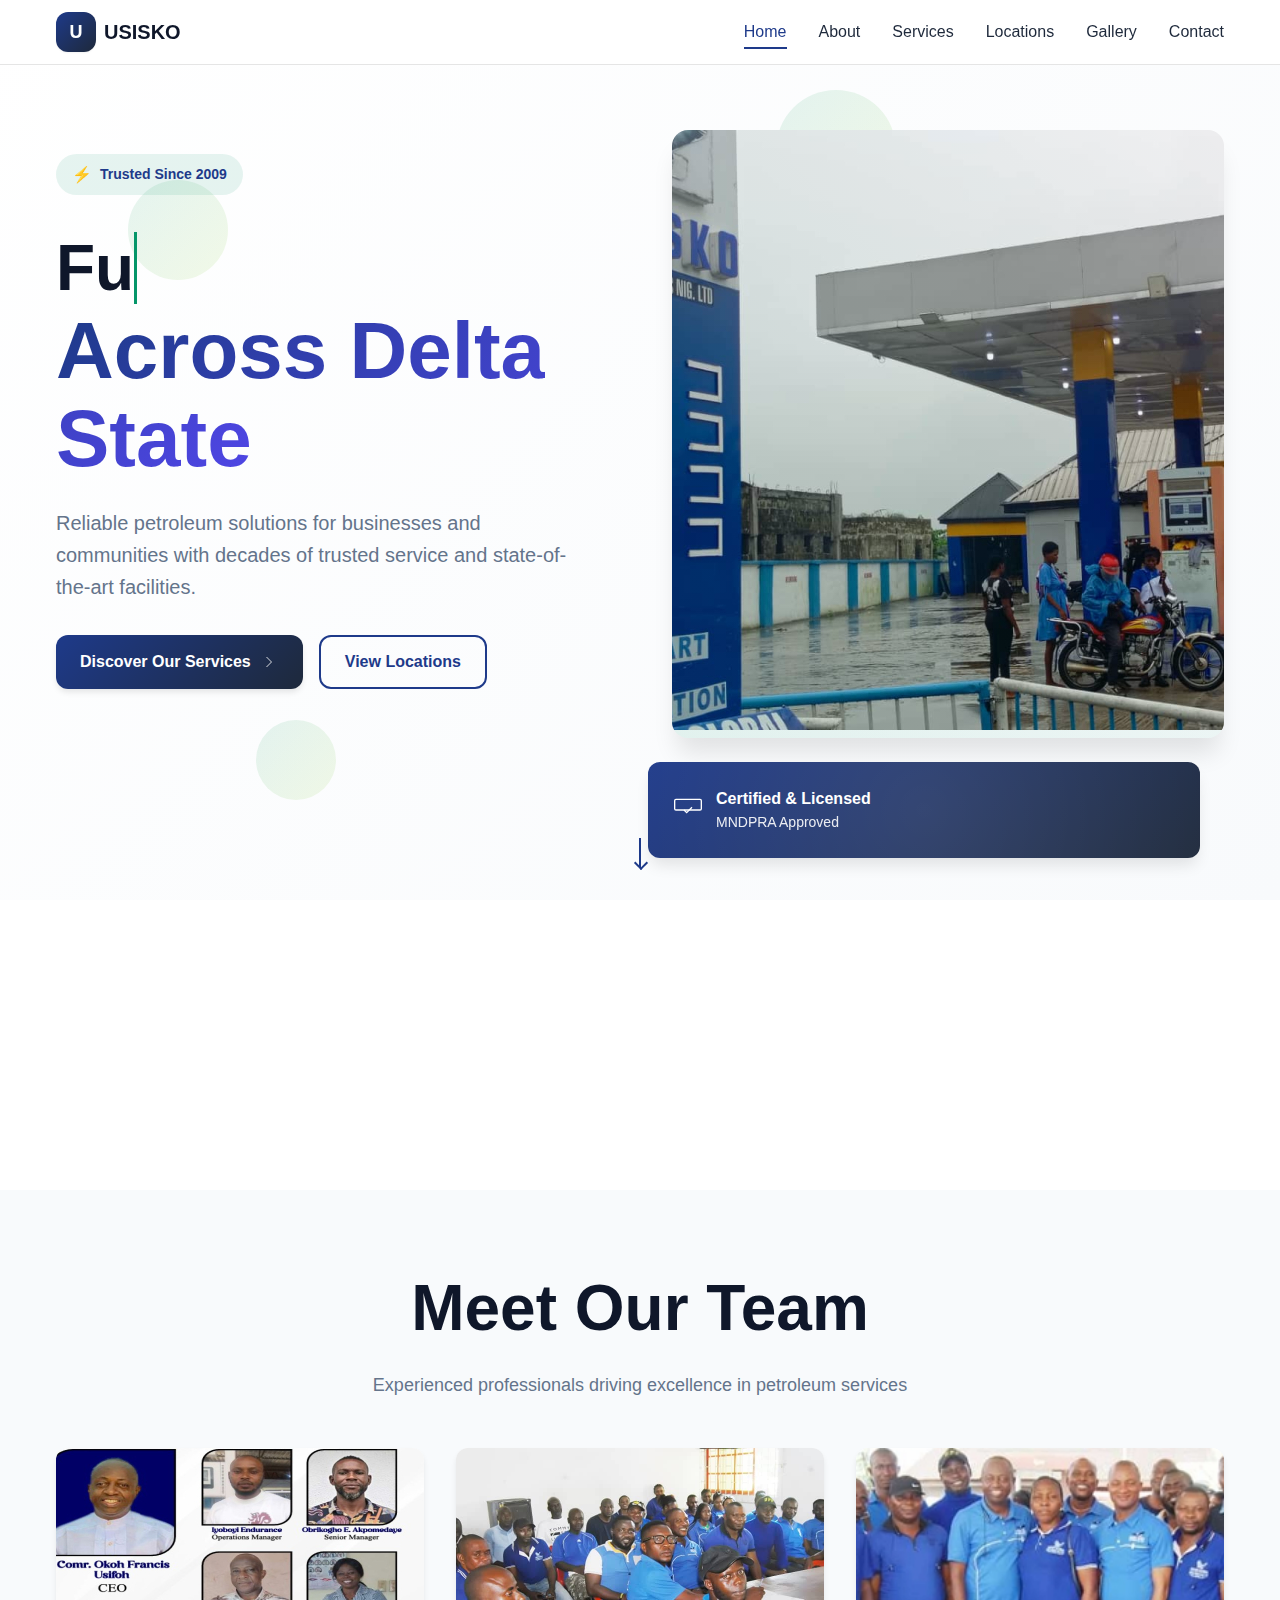
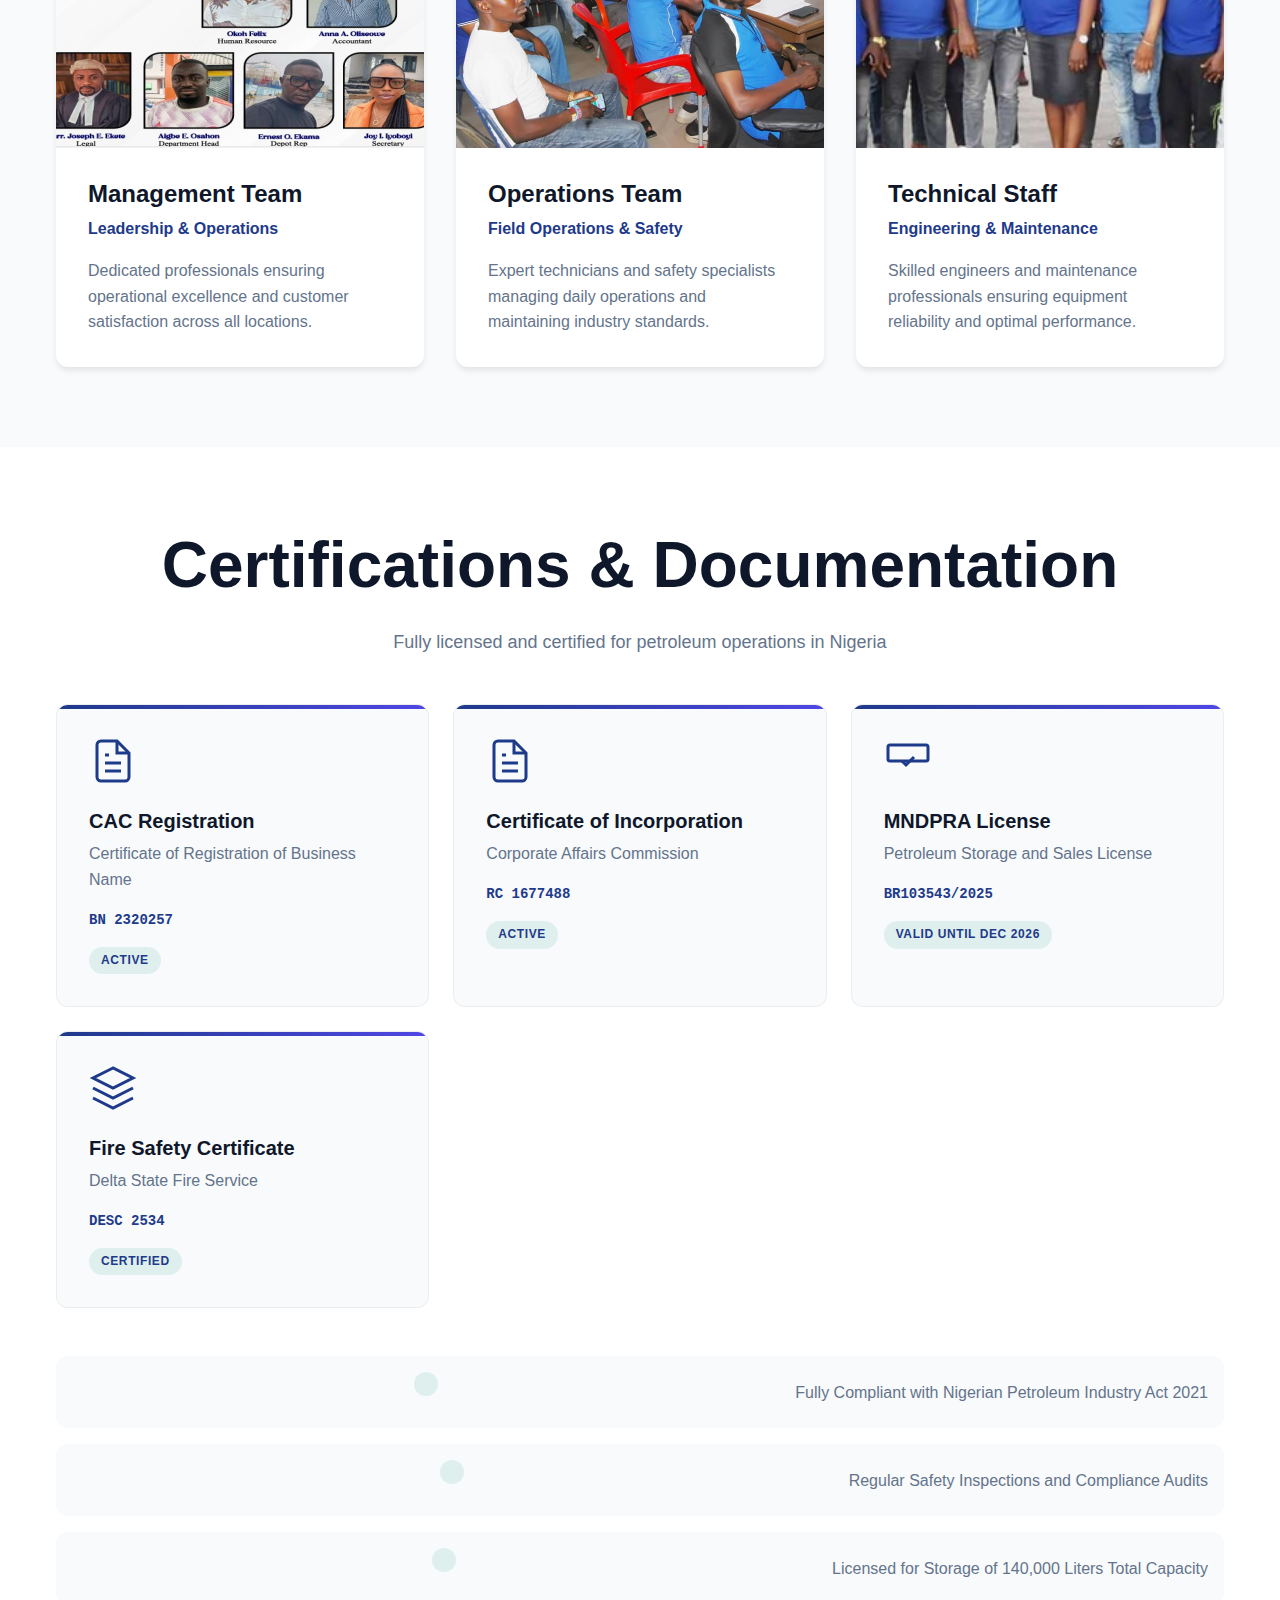
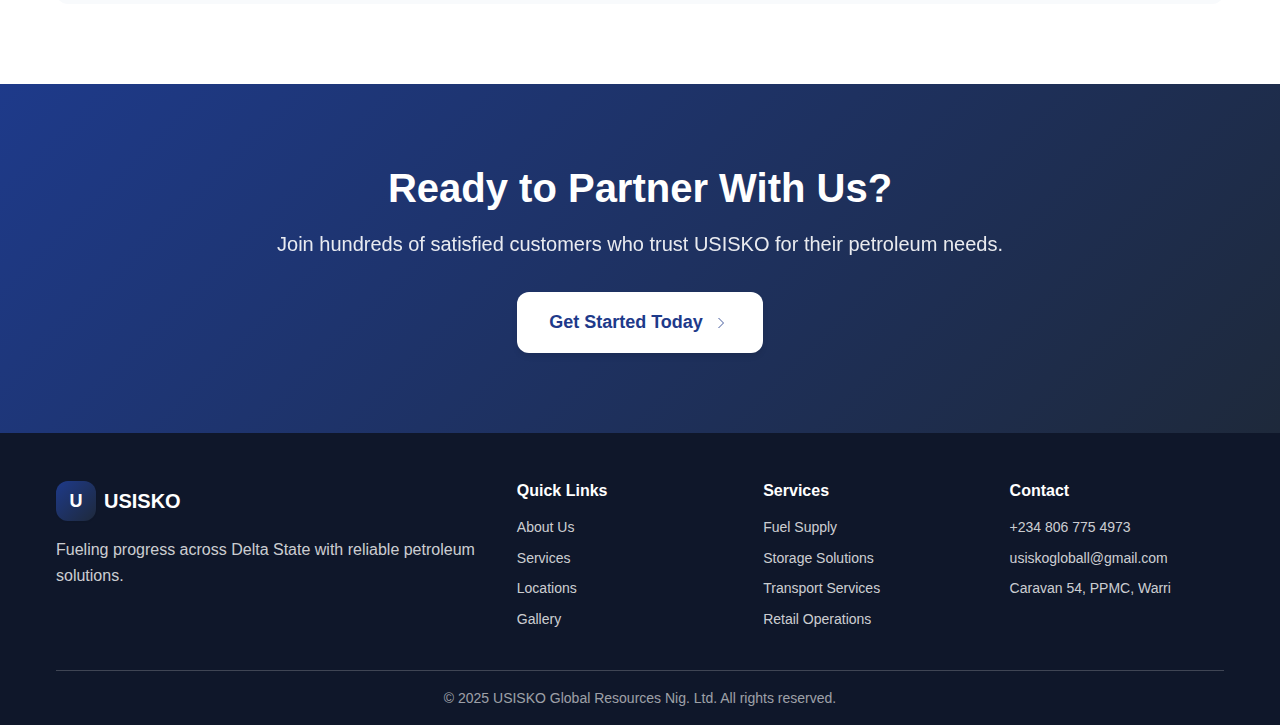
<file: index.html>
<!DOCTYPE html>
<html lang="en">
  <head>
    <meta charset="UTF-8" />
    <meta name="viewport" content="width=device-width, initial-scale=1.0" />
    <title>USISKO Global Resources - Fueling Progress Across Delta State</title>
    <meta
      name="description"
      content="Reliable petroleum solutions for businesses and communities. Leading fuel stations, storage facilities, and retail operations across Delta State, Nigeria."
    />
    <link
      rel="icon"
      type="image/png"
      href="./images/ChatGPT Image Aug 14, 2025, 07_11_51 AM.png"
    />
    <link rel="preconnect" href="https://fonts.googleapis.com" />
    <link rel="preconnect" href="https://fonts.gstatic.com" crossorigin />
    <link
      href="https:ght@400;600;700&family=DM+Sans:wght@400;500;600&display=swap"
      rel="stylesheet"
    />
    <link rel="stylesheet" href="styles.css" />
  </head>
  <body>
    <!-- Navigation -->
    <nav class="navbar" id="navbar">
      <div class="nav-container">
        <div class="nav-brand">
          <div class="logo">
            <span>U</span>
          </div>
          <span class="brand-text">USISKO</span>
        </div>

        <div class="nav-menu" id="nav-menu">
          <a href="index.html" class="nav-link active">Home</a>
          <a href="about.html" class="nav-link">About</a>
          <a href="services.html" class="nav-link">Services</a>
          <a href="locations.html" class="nav-link">Locations</a>
          <a href="gallery.html" class="nav-link">Gallery</a>
          <a href="contact.html" class="nav-link">Contact</a>
        </div>

        <div class="hamburger" id="hamburger">
          <span></span>
          <span></span>
          <span></span>
        </div>
      </div>
    </nav>

    <!-- Hero Section -->
    <section class="hero">
      <div class="hero-background">
        <div class="floating-shapes">
          <div class="shape shape-1"></div>
          <div class="shape shape-2"></div>
          <div class="shape shape-3"></div>
          <div class="shape shape-4"></div>
        </div>
      </div>

      <div class="container">
        <div class="hero-content">
          <div class="hero-text">
            <div class="hero-badge">
              <span class="badge-icon">⚡</span>
              <span>Trusted Since 2009</span>
            </div>

            <h1 class="hero-title">
              <span class="typewriter" id="typewriter">Fueling Progress</span>
              <br />
              <span class="text-primary gradient-text">Across Delta State</span>
            </h1>

            <p class="hero-description">
              Reliable petroleum solutions for businesses and communities with
              decades of trusted service and state-of-the-art facilities.
            </p>

            <div class="hero-buttons">
              <a href="services.html" class="btn btn-primary">
                <span>Discover Our Services</span>
                <svg
                  class="btn-icon"
                  viewBox="0 0 24 24"
                  fill="none"
                  stroke="currentColor"
                >
                  <path d="m9 18 6-6-6-6" />
                </svg>
              </a>
              <a href="locations.html" class="btn btn-outline">
                <span>View Locations</span>
              </a>
            </div>

            <div class="hero-stats">
              <div class="stat">
                <div class="stat-number counter" data-target="15">0</div>
                <div class="stat-label">Years Experience</div>
              </div>
              <div class="stat">
                <div class="stat-number counter" data-target="4">0</div>
                <div class="stat-label">Locations</div>
              </div>
              <div class="stat">
                <div class="stat-number">1.8M</div>
                <div class="stat-label">Liters Capacity</div>
              </div>
            </div>
          </div>

          <div class="hero-image">
            <div class="image-container">
              <img
                src="./images/new2 (1).jpg"
                alt="USISKO warehouse with stacked products"
                class="main-image"
              />
              <div class="image-overlay"></div>
            </div>

            <div class="floating-card">
              <div class="card-glow"></div>
              <svg
                class="card-icon"
                viewBox="0 0 24 24"
                fill="none"
                stroke="currentColor"
              >
                <path d="M9 12l2 2 4-4" />
                <path
                  d="M21 12c.552 0 1-.448 1-1V5c0-.552-.448-1-1-1H3c-.552 0-1 .448-1 1v6c0 .552.448 1 1 1h18z"
                />
              </svg>
              <div>
                <div class="card-title">Certified & Licensed</div>
                <div class="card-subtitle">MNDPRA Approved</div>
              </div>
            </div>
          </div>
        </div>
      </div>

      <div class="scroll-indicator">
        <div class="scroll-arrow"></div>
      </div>
    </section>

    <!-- Quick Services Preview -->
    <section class="services-preview">
      <div class="container">
        <div class="services-grid">
          <div class="service-card">
            <div class="service-icon service-icon-small">
              <svg viewBox="0 0 24 24" fill="none" stroke="currentColor">
                <path d="M3 6h18l-2 13H5L3 6z" />
                <path d="M8 6V4a2 2 0 0 1 2-2h4a2 2 0 0 1 2 2v2" />
              </svg>
            </div>
            <h3>Fuel Supply</h3>
            <p>Premium petroleum products</p>
          </div>

          <div class="service-card">
            <div class="service-icon service-icon-small">
              <svg viewBox="0 0 24 24" fill="none" stroke="currentColor">
                <path d="M6 2 3 6v14a2 2 0 0 0 2 2h14a2 2 0 0 0 2-2V6l-3-4z" />
                <line x1="3" x2="21" y1="6" y2="6" />
                <path d="M16 10a4 4 0 0 1-8 0" />
              </svg>
            </div>
            <h3>Storage Solutions</h3>
            <p>1.8M liters capacity</p>
          </div>

          <div class="service-card">
            <div class="service-icon service-icon-small">
              <svg viewBox="0 0 24 24" fill="none" stroke="currentColor">
                <path
                  d="M14 18V6a2 2 0 0 0-2-2H4a2 2 0 0 0-2 2v11a1 1 0 0 0 1 1h2"
                />
                <path d="M15 18H9" />
                <path
                  d="M19 18h2a1 1 0 0 0 1-1v-3.65a1 1 0 0 0-.22-.624l-3.48-4.35A1 1 0 0 0 17.52 8H14"
                />
                <circle cx="17" cy="18" r="2" />
                <circle cx="7" cy="18" r="2" />
              </svg>
            </div>
            <h3>Transport Services</h3>
            <p>Reliable delivery fleet</p>
          </div>

          <div class="service-card">
            <div class="service-icon service-icon-small">
              <svg viewBox="0 0 24 24" fill="none" stroke="currentColor">
                <path d="M16 21v-2a4 4 0 0 0-4-4H6a4 4 0 0 0-4 4v2" />
                <circle cx="9" cy="7" r="4" />
                <path d="m22 21-3-3" />
                <circle cx="17" cy="17" r="3" />
              </svg>
            </div>
            <h3>Retail Operations</h3>
            <p>Modern fuel stations</p>
          </div>
        </div>
      </div>
    </section>

    <!-- Team Section -->
    <section class="team-section">
      <div class="container">
        <div class="section-header">
          <h2 class="section-title">Meet Our Team</h2>
          <p class="section-subtitle">
            Experienced professionals driving excellence in petroleum services
          </p>
        </div>

        <div class="team-grid">
          <div class="team-card">
            <div class="team-image">
              <img
                src="./images/new7.jpg"
                alt="Team celebrating success"
                class="team-photo"
              />
              <div class="team-overlay">
                <div class="team-social">
                  <a href="#" class="social-link">
                    <svg viewBox="0 0 24 24" fill="currentColor">
                      <path
                        d="M19 0h-14c-2.761 0-5 2.239-5 5v14c0 2.761 2.239 5 5 5h14c2.761 0 5-2.239 5-5v-14c0-2.761-2.239-5-5-5zm-11 19h-3v-11h3v11zm-1.5-12.268c-.966 0-1.75-.79-1.75-1.764s.784-1.764 1.75-1.764 1.75.79 1.75 1.764-.783 1.764-1.75 1.764zm13.5 12.268h-3v-5.604c0-3.368-4-3.113-4 0v5.604h-3v-11h3v1.765c1.396-2.586 7-2.777 7 2.476v6.759z"
                      />
                    </svg>
                  </a>
                </div>
              </div>
            </div>
            <div class="team-info">
              <h3 class="team-name">Management Team</h3>
              <p class="team-role">Leadership & Operations</p>
              <p class="team-description">
                Dedicated professionals ensuring operational excellence and
                customer satisfaction across all locations.
              </p>
            </div>
          </div>

          <div class="team-card">
            <div class="team-image">
              <img
                src="./images/WhatsApp Image 2025-08-13 at 19.51.50_2ace065b.jpg"
                alt="Operations team in meeting"
                class="team-photo"
              />
              <div class="team-overlay">
                <div class="team-social">
                  <a href="#" class="social-link">
                    <svg viewBox="0 0 24 24" fill="currentColor">
                      <path
                        d="M19 0h-14c-2.761 0-5 2.239-5 5v14c0 2.761 2.239 5 5 5h14c2.761 0 5-2.239 5-5v-14c0-2.761-2.239-5-5-5zm-11 19h-3v-11h3v11zm-1.5-12.268c-.966 0-1.75-.79-1.75-1.764s.784-1.764 1.75-1.764 1.75.79 1.75 1.764-.783 1.764-1.75 1.764zm13.5 12.268h-3v-5.604c0-3.368-4-3.113-4 0v5.604h-3v-11h3v1.765c1.396-2.586 7-2.777 7 2.476v6.759z"
                      />
                    </svg>
                  </a>
                </div>
              </div>
            </div>
            <div class="team-info">
              <h3 class="team-name">Operations Team</h3>
              <p class="team-role">Field Operations & Safety</p>
              <p class="team-description">
                Expert technicians and safety specialists managing daily
                operations and maintaining industry standards.
              </p>
            </div>
          </div>

          <div class="team-card">
            <div class="team-image">
              <img
                src="./images/Screenshot_13-8-2025_202848_.jpeg.crdownload"
                alt="Technical team group photo"
                class="team-photo"
              />
              <div class="team-overlay">
                <div class="team-social">
                  <a href="#" class="social-link">
                    <svg viewBox="0 0 24 24" fill="currentColor">
                      <path
                        d="M19 0h-14c-2.761 0-5 2.239-5 5v14c0 2.761 2.239 5 5 5h14c2.761 0 5-2.239 5-5v-14c0-2.761-2.239-5-5-5zm-11 19h-3v-11h3v11zm-1.5-12.268c-.966 0-1.75-.79-1.75-1.764s.784-1.764 1.75-1.764 1.75.79 1.75 1.764-.783 1.764-1.75 1.764zm13.5 12.268h-3v-5.604c0-3.368-4-3.113-4 0v5.604h-3v-11h3v1.765c1.396-2.586 7-2.777 7 2.476v6.759z"
                      />
                    </svg>
                  </a>
                </div>
              </div>
            </div>
            <div class="team-info">
              <h3 class="team-name">Technical Staff</h3>
              <p class="team-role">Engineering & Maintenance</p>
              <p class="team-description">
                Skilled engineers and maintenance professionals ensuring
                equipment reliability and optimal performance.
              </p>
            </div>
          </div>
        </div>
      </div>
    </section>

    <!-- Documentation Section -->
    <section class="documentation-section">
      <div class="container">
        <div class="section-header">
          <h2 class="section-title">Certifications & Documentation</h2>
          <p class="section-subtitle">
            Fully licensed and certified for petroleum operations in Nigeria
          </p>
        </div>

        <div class="documentation-grid">
          <div class="doc-card">
            <div class="doc-icon">
              <svg viewBox="0 0 24 24" fill="none" stroke="currentColor">
                <path
                  d="M14 2H6a2 2 0 0 0-2 2v16a2 2 0 0 0 2 2h12a2 2 0 0 0 2-2V8z"
                />
                <polyline points="14,2 14,8 20,8" />
                <line x1="16" y1="13" x2="8" y2="13" />
                <line x1="16" y1="17" x2="8" y2="17" />
                <polyline points="10,9 9,9 8,9" />
              </svg>
            </div>
            <div class="doc-content">
              <h3>CAC Registration</h3>
              <p>Certificate of Registration of Business Name</p>
              <span class="doc-number">BN 2320257</span>
              <div class="doc-status">
                <span class="status-badge active">Active</span>
              </div>
            </div>
          </div>

          <div class="doc-card">
            <div class="doc-icon">
              <svg viewBox="0 0 24 24" fill="none" stroke="currentColor">
                <path
                  d="M14 2H6a2 2 0 0 0-2 2v16a2 2 0 0 0 2 2h12a2 2 0 0 0 2-2V8z"
                />
                <polyline points="14,2 14,8 20,8" />
                <line x1="16" y1="13" x2="8" y2="13" />
                <line x1="16" y1="17" x2="8" y2="17" />
                <polyline points="10,9 9,9 8,9" />
              </svg>
            </div>
            <div class="doc-content">
              <h3>Certificate of Incorporation</h3>
              <p>Corporate Affairs Commission</p>
              <span class="doc-number">RC 1677488</span>
              <div class="doc-status">
                <span class="status-badge active">Active</span>
              </div>
            </div>
          </div>

          <div class="doc-card">
            <div class="doc-icon">
              <svg viewBox="0 0 24 24" fill="none" stroke="currentColor">
                <path d="M9 12l2 2 4-4" />
                <path
                  d="M21 12c.552 0 1-.448 1-1V5c0-.552-.448-1-1-1H3c-.552 0-1 .448-1 1v6c0 .552.448 1 1 1h18z"
                />
              </svg>
            </div>
            <div class="doc-content">
              <h3>MNDPRA License</h3>
              <p>Petroleum Storage and Sales License</p>
              <span class="doc-number">BR103543/2025</span>
              <div class="doc-status">
                <span class="status-badge active">Valid until Dec 2026</span>
              </div>
            </div>
          </div>

          <div class="doc-card">
            <div class="doc-icon">
              <svg viewBox="0 0 24 24" fill="none" stroke="currentColor">
                <path d="M12 2L2 7l10 5 10-5z" />
                <path d="M2 17l10 5 10-5" />
                <path d="M2 12l10 5 10-5" />
              </svg>
            </div>
            <div class="doc-content">
              <h3>Fire Safety Certificate</h3>
              <p>Delta State Fire Service</p>
              <span class="doc-number">DESC 2534</span>
              <div class="doc-status">
                <span class="status-badge active">Certified</span>
              </div>
            </div>
          </div>
        </div>

        <div class="documentation-features">
          <div class="feature-item">
            <div class="feature-icon">
              <svg viewBox="0 0 24 24" fill="none" stroke="currentColor">
                <polyline points="20,6 9,17 4,12" />
              </svg>
            </div>
            <span
              >Fully Compliant with Nigerian Petroleum Industry Act 2021</span
            >
          </div>
          <div class="feature-item">
            <div class="feature-icon">
              <svg viewBox="0 0 24 24" fill="none" stroke="currentColor">
                <polyline points="20,6 9,17 4,12" />
              </svg>
            </div>
            <span>Regular Safety Inspections and Compliance Audits</span>
          </div>
          <div class="feature-item">
            <div class="feature-icon">
              <svg viewBox="0 0 24 24" fill="none" stroke="currentColor">
                <polyline points="20,6 9,17 4,12" />
              </svg>
            </div>
            <span>Licensed for Storage of 140,000 Liters Total Capacity</span>
          </div>
        </div>
      </div>
    </section>

    <!-- CTA Section -->
    <section class="cta-section">
      <div class="container">
        <div class="cta-content">
          <h2>Ready to Partner With Us?</h2>
          <p>
            Join hundreds of satisfied customers who trust USISKO for their
            petroleum needs.
          </p>
          <a href="contact.html" class="btn btn-primary btn-large">
            <span>Get Started Today</span>
            <svg
              class="btn-icon"
              viewBox="0 0 24 24"
              fill="none"
              stroke="currentColor"
            >
              <path d="m9 18 6-6-6-6" />
            </svg>
          </a>
        </div>
      </div>
    </section>

    <!-- Footer -->
    <footer class="footer">
      <div class="container">
        <div class="footer-content">
          <div class="footer-brand">
            <div class="footer-logo">
              <div class="logo">
                <span>U</span>
              </div>
              <span class="brand-text">USISKO</span>
            </div>
            <p>
              Fueling progress across Delta State with reliable petroleum
              solutions.
            </p>
          </div>

          <div class="footer-section">
            <h4>Quick Links</h4>
            <ul>
              <li><a href="about.html">About Us</a></li>
              <li><a href="services.html">Services</a></li>
              <li><a href="locations.html">Locations</a></li>
              <li><a href="gallery.html">Gallery</a></li>
            </ul>
          </div>

          <div class="footer-section">
            <h4>Services</h4>
            <ul>
              <li>Fuel Supply</li>
              <li>Storage Solutions</li>
              <li>Transport Services</li>
              <li>Retail Operations</li>
            </ul>
          </div>

          <div class="footer-section">
            <h4>Contact</h4>
            <ul>
              <li>+234 806 775 4973</li>
              <li>usiskogloball@gmail.com</li>
              <li>Caravan 54, PPMC, Warri</li>
            </ul>
          </div>
        </div>

        <div class="footer-bottom">
          <p>
            &copy; 2025 USISKO Global Resources Nig. Ltd. All rights reserved.
          </p>
        </div>
      </div>
    </footer>

    <script src="script.js"></script>
  </body>
</html>
</file>
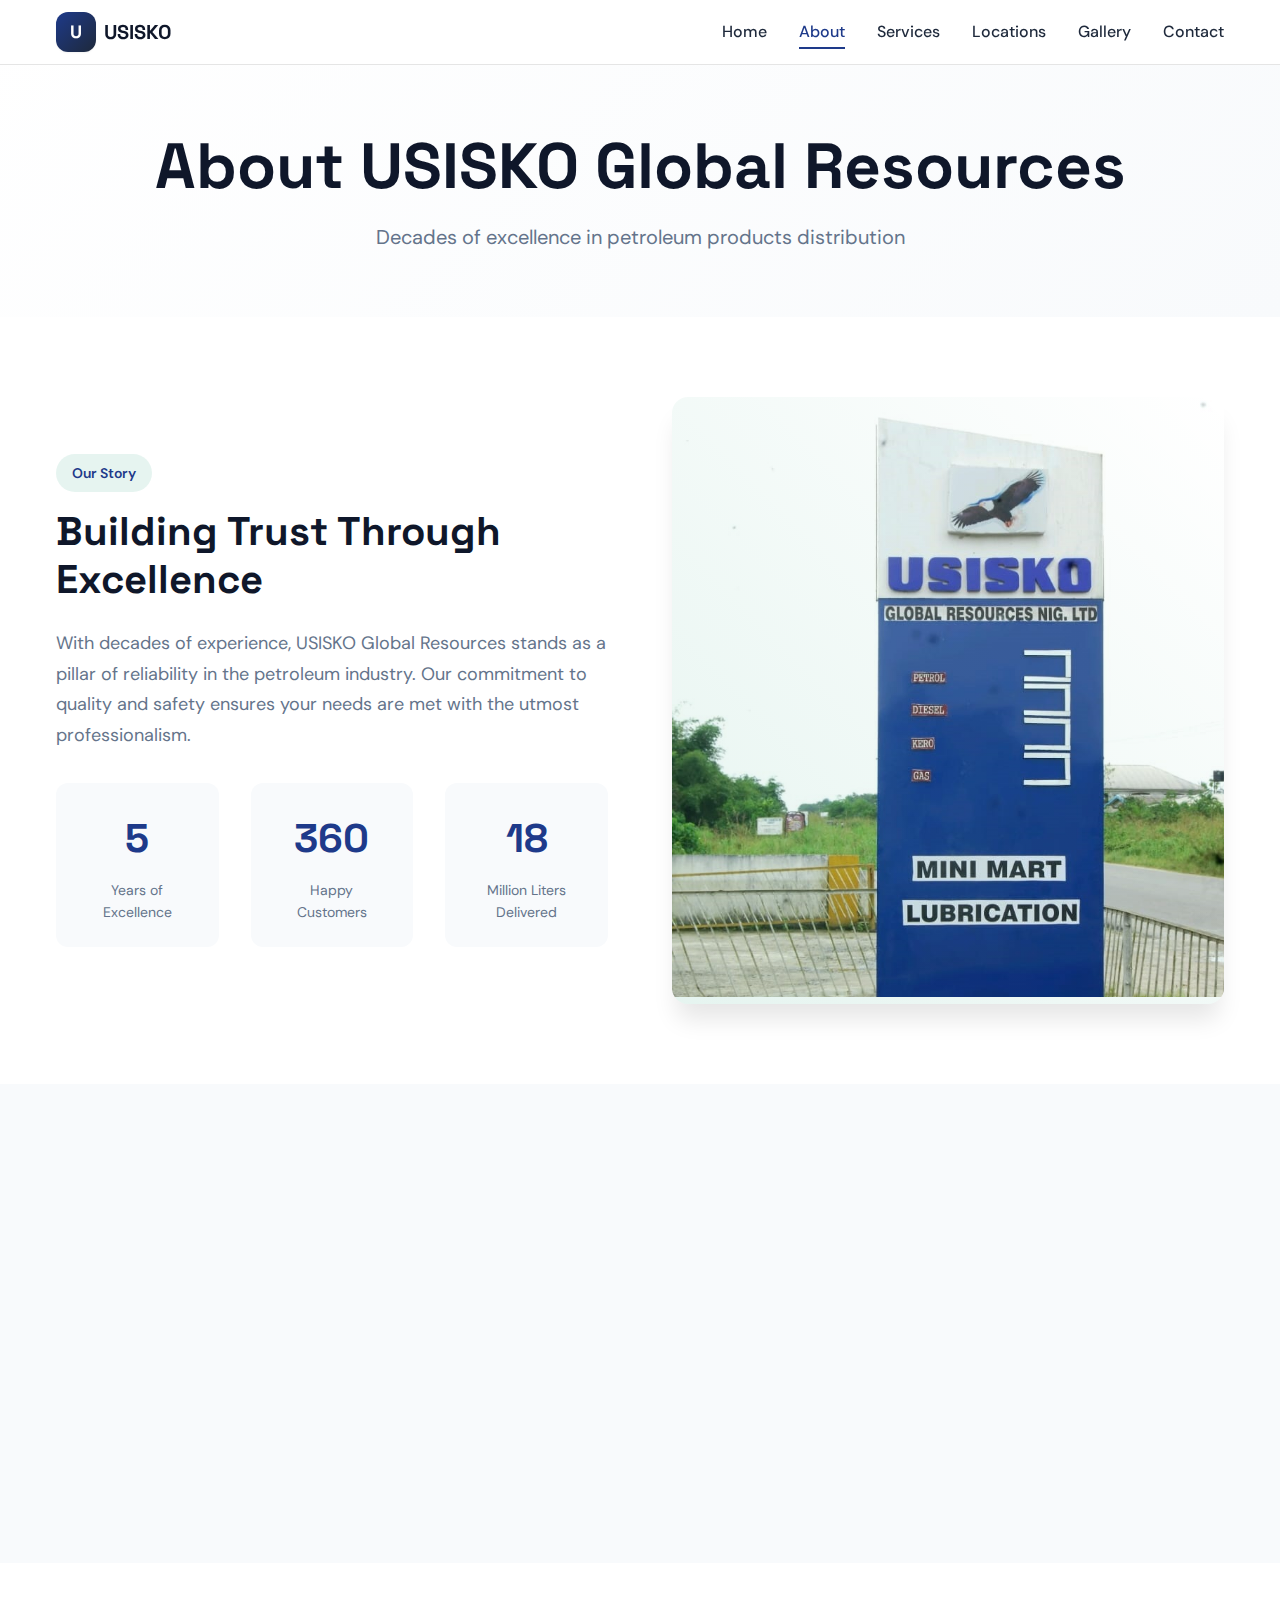
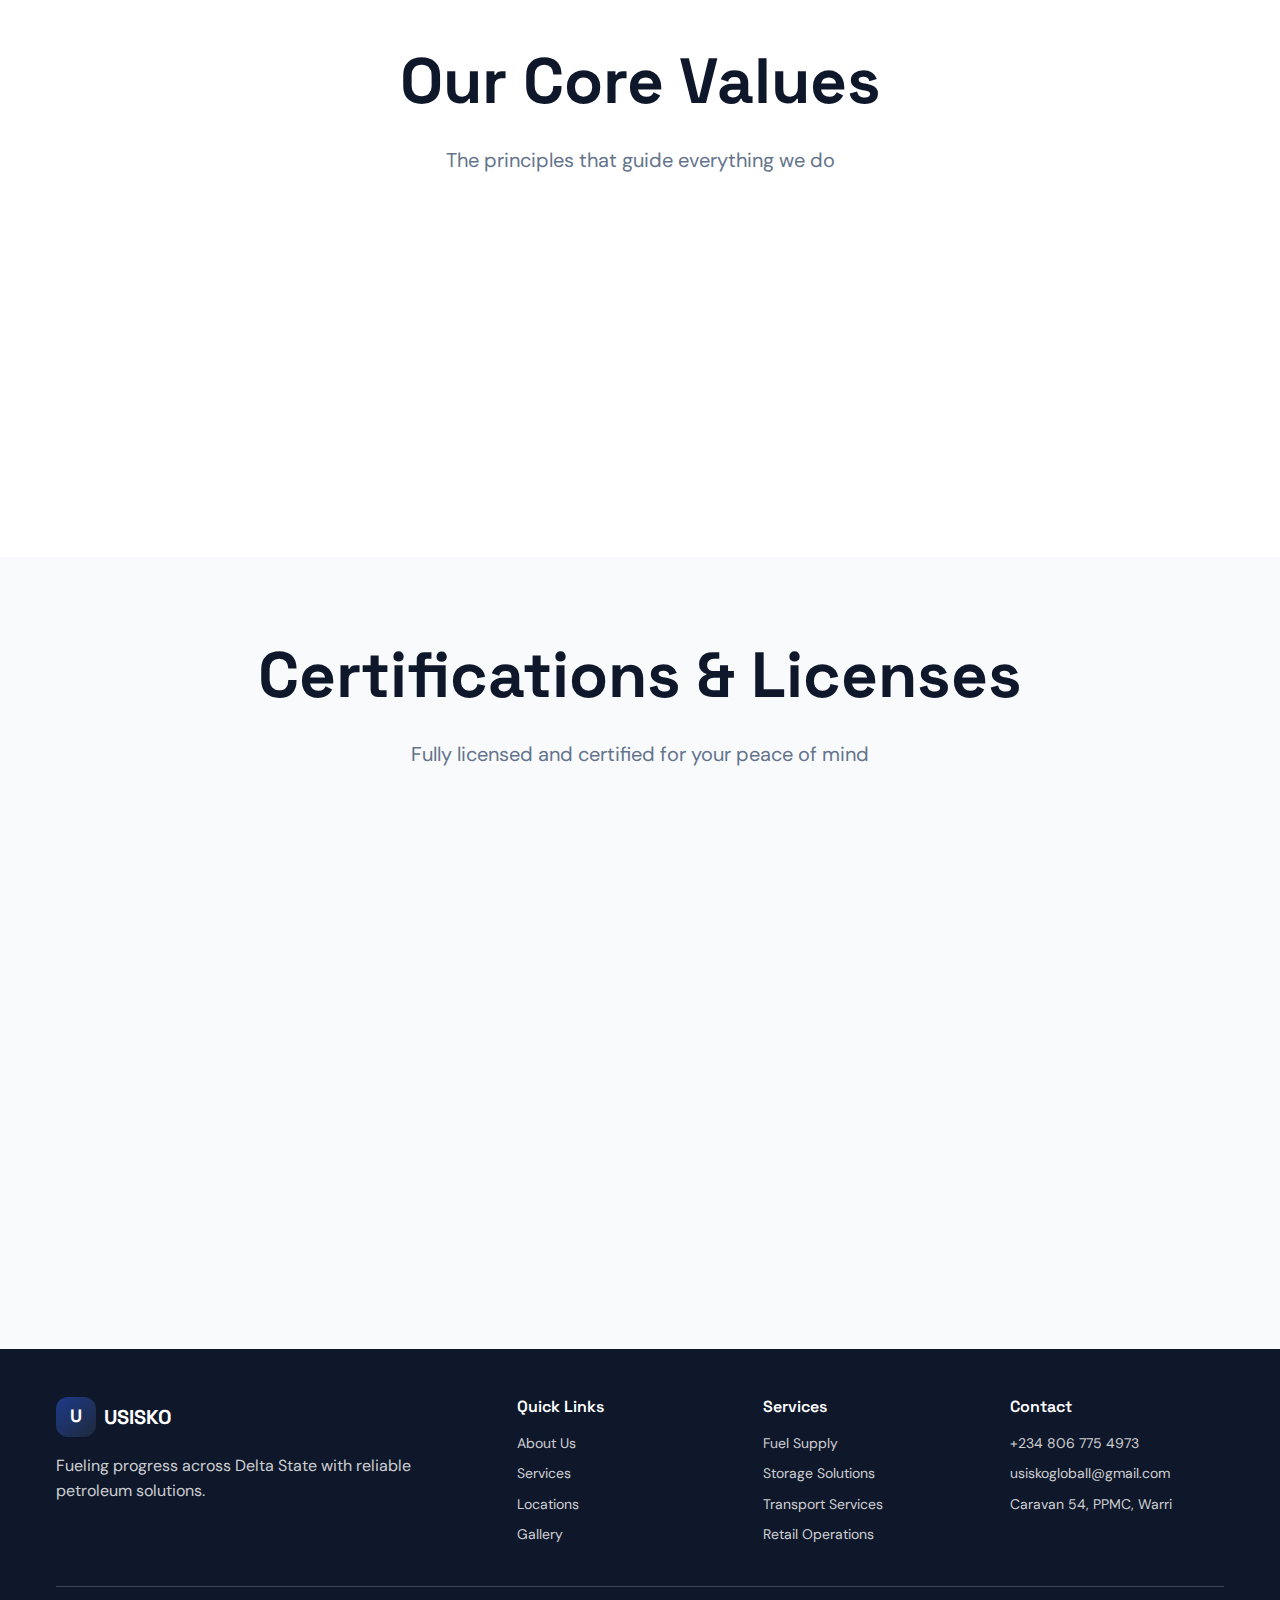
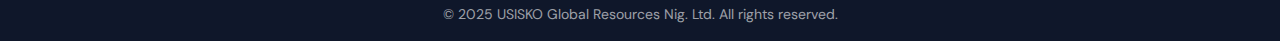
<file: about.html>
<!DOCTYPE html>
<html lang="en">
  <head>
    <meta charset="UTF-8" />
    <meta name="viewport" content="width=device-width, initial-scale=1.0" />
    <title>About Us - USISKO Global Resources</title>
    <meta
      name="description"
      content="Learn about USISKO Global Resources - decades of experience in petroleum products distribution across Delta State, Nigeria."
    />
    <link
      rel="icon"
      type="image/png"
      href="./images/ChatGPT Image Aug 14, 2025, 07_11_51 AM.png"
    />
    <link rel="preconnect" href="https://fonts.googleapis.com" />
    <link rel="preconnect" href="https://fonts.gstatic.com" crossorigin />
    <link
      href="https://fonts.googleapis.com/css2?family=Space+Grotesk:wght@400;600;700&family=DM+Sans:wght@400;500;600&display=swap"
      rel="stylesheet"
    />
    <link rel="stylesheet" href="styles.css" />
  </head>
  <body>
    <!-- Navigation -->
    <nav class="navbar" id="navbar">
      <div class="nav-container">
        <div class="nav-brand">
          <div class="logo">
            <span>U</span>
          </div>
          <span class="brand-text">USISKO</span>
        </div>

        <div class="nav-menu" id="nav-menu">
          <a href="index.html" class="nav-link">Home</a>
          <a href="about.html" class="nav-link active">About</a>
          <a href="services.html" class="nav-link">Services</a>
          <a href="locations.html" class="nav-link">Locations</a>
          <a href="gallery.html" class="nav-link">Gallery</a>
          <a href="contact.html" class="nav-link">Contact</a>
        </div>

        <div class="hamburger" id="hamburger">
          <span></span>
          <span></span>
          <span></span>
        </div>
      </div>
    </nav>

    <!-- Page Header -->
    <section class="page-header">
      <div class="container">
        <div class="page-header-content">
          <h1 class="page-title">About USISKO Global Resources</h1>
          <p class="page-subtitle">
            Decades of excellence in petroleum products distribution
          </p>
        </div>
      </div>
    </section>

    <!-- About Content -->
    <section class="about-content">
      <div class="container">
        <div class="about-grid">
          <div class="about-text">
            <div class="section-badge">
              <span>Our Story</span>
            </div>

            <h2>Building Trust Through Excellence</h2>
            <p class="lead">
              With decades of experience, USISKO Global Resources stands as a
              pillar of reliability in the petroleum industry. Our commitment to
              quality and safety ensures your needs are met with the utmost
              professionalism.
            </p>

            <div class="about-stats">
              <div class="stat-item">
                <div class="stat-number counter" data-target="15">0</div>
                <div class="stat-label">Years of Excellence</div>
              </div>
              <div class="stat-item">
                <div class="stat-number counter" data-target="1000">0</div>
                <div class="stat-label">Happy Customers</div>
              </div>
              <div class="stat-item">
                <div class="stat-number counter" data-target="50">0</div>
                <div class="stat-label">Million Liters Delivered</div>
              </div>
            </div>
          </div>

          <div class="about-image">
            <div class="image-container">
              <!-- Updated to use transport vehicles image from PDF -->
              <img
                src="./images/WhatsApp Image 2025-08-13 at 21.15.27_34752d98.jpg"
                alt="USISKO transport vehicles and tankers"
                class="main-image"
              />
              <div class="image-overlay"></div>
            </div>
          </div>
        </div>
      </div>
    </section>

    <!-- Facilities Showcase -->
    <!-- <section class="facilities-showcase">
      <div class="container">
        <div class="section-header">
          <h2 class="section-title">Our Facilities</h2>
          <p class="section-subtitle">
            State-of-the-art infrastructure supporting reliable petroleum
            operations
          </p>
        </div>

        <div class="facilities-grid">
          <div class="facility-card">
            <div class="facility-image">
              <img
                src="./images/Screenshot_13-8-2025_193441_.jpeg.crdownload"
                alt="Storage tanks with 1,800,000 liters capacity"
                class="facility-photo"
              />
              <div class="facility-overlay">
                <div class="facility-info">
                  <h4>Storage Tanks</h4>
                  <p>1,800,000 Liters</p>
                </div>
              </div>
            </div>
          </div>

          <div class="facility-card">
            <div class="facility-image">
              <img
                src="./images/Screenshot_13-8-2025_20225_.jpeg.crdownload"
                alt="Gas plant with dispensing equipment"
                class="facility-photo"
              />
              <div class="facility-overlay">
                <div class="facility-info">
                  <h4>Gas Plant</h4>
                  <p>LPG Operations</p>
                </div>
              </div>
            </div>
          </div>

          <div class="facility-card">
            <div class="facility-image">
              <img
                src="./images/Screenshot_13-8-2025_192531_.jpeg.crdownload"
                alt="Discharge pumps and dispensing equipment"
                class="facility-photo"
              />
              <div class="facility-overlay">
                <div class="facility-info">
                  <h4>Discharge Pumps</h4>
                  <p>Efficient Distribution</p>
                </div>
              </div>
            </div>
          </div>
        </div>
      </div>
    </section> -->

    <!-- Mission & Vision -->
    <section class="mission-vision">
      <div class="container">
        <div class="mv-grid">
          <div class="mv-card">
            <div class="mv-icon">
              <svg viewBox="0 0 24 24" fill="none" stroke="currentColor">
                <path
                  d="M12 2l3.09 6.26L22 9.27l-5 4.87 1.18 6.88L12 17.77l-6.18 3.25L7 14.14 2 9.27l6.91-1.01L12 2z"
                />
              </svg>
            </div>
            <h3>Our Mission</h3>
            <p>
              To provide reliable, safe, and efficient petroleum products and
              services that fuel the growth and development of businesses and
              communities across Delta State and beyond.
            </p>
          </div>

          <div class="mv-card">
            <div class="mv-icon">
              <svg viewBox="0 0 24 24" fill="none" stroke="currentColor">
                <path d="M1 12s4-8 11-8 11 8 11 8-4 8-11 8-11-8-11-8z" />
                <circle cx="12" cy="12" r="3" />
              </svg>
            </div>
            <h3>Our Vision</h3>
            <p>
              To be the leading petroleum products distributor in Nigeria,
              recognized for our commitment to quality, safety, and customer
              satisfaction.
            </p>
          </div>
        </div>
      </div>
    </section>

    <!-- Values -->
    <section class="values">
      <div class="container">
        <div class="section-header">
          <h2 class="section-title">Our Core Values</h2>
          <p class="section-description">
            The principles that guide everything we do
          </p>
        </div>

        <div class="values-grid">
          <div class="value-card">
            <div class="value-icon">
              <svg viewBox="0 0 24 24" fill="none" stroke="currentColor">
                <path d="M9 12l2 2 4-4" />
                <path
                  d="M21 12c.552 0 1-.448 1-1V5c0-.552-.448-1-1-1H3c-.552 0-1 .448-1 1v6c0 .552.448 1 1 1h18z"
                />
              </svg>
            </div>
            <h3>Quality</h3>
            <p>
              We maintain the highest standards in all our products and services
            </p>
          </div>

          <div class="value-card">
            <div class="value-icon">
              <svg viewBox="0 0 24 24" fill="none" stroke="currentColor">
                <path d="M12 22s8-4 8-10V5l-8-3-8 3v7c0 6 8 10 8 10z" />
              </svg>
            </div>
            <h3>Safety</h3>
            <p>Safety is our top priority in every operation and transaction</p>
          </div>

          <div class="value-card">
            <div class="value-icon">
              <svg viewBox="0 0 24 24" fill="none" stroke="currentColor">
                <path d="M16 21v-2a4 4 0 0 0-4-4H6a4 4 0 0 0-4 4v2" />
                <circle cx="9" cy="7" r="4" />
                <path d="m22 21-3-3" />
                <circle cx="17" cy="17" r="3" />
              </svg>
            </div>
            <h3>Reliability</h3>
            <p>
              Our customers can count on us for consistent, dependable service
            </p>
          </div>

          <div class="value-card">
            <div class="value-icon">
              <svg viewBox="0 0 24 24" fill="none" stroke="currentColor">
                <path
                  d="M12 2l3.09 6.26L22 9.27l-5 4.87 1.18 6.88L12 17.77l-6.18 3.25L7 14.14 2 9.27l6.91-1.01L12 2z"
                />
              </svg>
            </div>
            <h3>Excellence</h3>
            <p>We strive for excellence in everything we do, every day</p>
          </div>
        </div>
      </div>
    </section>

    <!-- Certifications -->
    <section class="certifications">
      <div class="container">
        <div class="section-header">
          <h2 class="section-title">Certifications & Licenses</h2>
          <p class="section-description">
            Fully licensed and certified for your peace of mind
          </p>
        </div>

        <div class="certifications-grid">
          <div class="cert-card">
            <div class="cert-icon">
              <svg viewBox="0 0 24 24" fill="none" stroke="currentColor">
                <path d="M9 12l2 2 4-4" />
                <path
                  d="M21 12c.552 0 1-.448 1-1V5c0-.552-.448-1-1-1H3c-.552 0-1 .448-1 1v6c0 .552.448 1 1 1h18z"
                />
              </svg>
            </div>
            <h3>NMDPRA License</h3>
            <p>Petroleum Storage and Sales License - BR103543/2025</p>
          </div>

          <div class="cert-card">
            <div class="cert-icon">
              <svg viewBox="0 0 24 24" fill="none" stroke="currentColor">
                <path d="M12 22s8-4 8-10V5l-8-3-8 3v7c0 6 8 10 8 10z" />
              </svg>
            </div>
            <h3>Fire Safety Certificate</h3>
            <p>Delta State Fire Service Approved - DESC 2534</p>
          </div>

          <div class="cert-card">
            <div class="cert-icon">
              <svg viewBox="0 0 24 24" fill="none" stroke="currentColor">
                <path
                  d="M14 2H6a2 2 0 0 0-2 2v16a2 2 0 0 0 2 2h12a2 2 0 0 0 2-2V8z"
                />
                <polyline points="14,2 14,8 20,8" />
                <line x1="16" y1="13" x2="8" y2="13" />
                <line x1="16" y1="17" x2="8" y2="17" />
                <polyline points="10,9 9,9 8,9" />
              </svg>
            </div>
            <h3>CAC Registration</h3>
            <p>Corporate Affairs Commission - RC 1677488</p>
          </div>

          <div class="cert-card">
            <div class="cert-icon">
              <svg viewBox="0 0 24 24" fill="none" stroke="currentColor">
                <path
                  d="M14 2H6a2 2 0 0 0-2 2v16a2 2 0 0 0 2 2h12a2 2 0 0 0 2-2V8z"
                />
                <polyline points="14,2 14,8 20,8" />
                <line x1="16" y1="13" x2="8" y2="13" />
                <line x1="16" y1="17" x2="8" y2="17" />
                <polyline points="10,9 9,9 8,9" />
              </svg>
            </div>
            <h3>Business Name Registration</h3>
            <p>Corporate Affairs Commission - BN 2320257</p>
          </div>
        </div>
      </div>
    </section>

    <!-- Footer -->
    <footer class="footer">
      <div class="container">
        <div class="footer-content">
          <div class="footer-brand">
            <div class="footer-logo">
              <div class="logo">
                <span>U</span>
              </div>
              <span class="brand-text">USISKO</span>
            </div>
            <p>
              Fueling progress across Delta State with reliable petroleum
              solutions.
            </p>
          </div>

          <div class="footer-section">
            <h4>Quick Links</h4>
            <ul>
              <li><a href="about.html">About Us</a></li>
              <li><a href="services.html">Services</a></li>
              <li><a href="locations.html">Locations</a></li>
              <li><a href="gallery.html">Gallery</a></li>
            </ul>
          </div>

          <div class="footer-section">
            <h4>Services</h4>
            <ul>
              <li>Fuel Supply</li>
              <li>Storage Solutions</li>
              <li>Transport Services</li>
              <li>Retail Operations</li>
            </ul>
          </div>

          <div class="footer-section">
            <h4>Contact</h4>
            <ul>
              <li>+234 806 775 4973</li>
              <li>usiskogloball@gmail.com</li>
              <li>Caravan 54, PPMC, Warri</li>
            </ul>
          </div>
        </div>

        <div class="footer-bottom">
          <p>
            &copy; 2025 USISKO Global Resources Nig. Ltd. All rights reserved.
          </p>
        </div>
      </div>
    </footer>

    <script src="script.js"></script>
  </body>
</html>
</file>
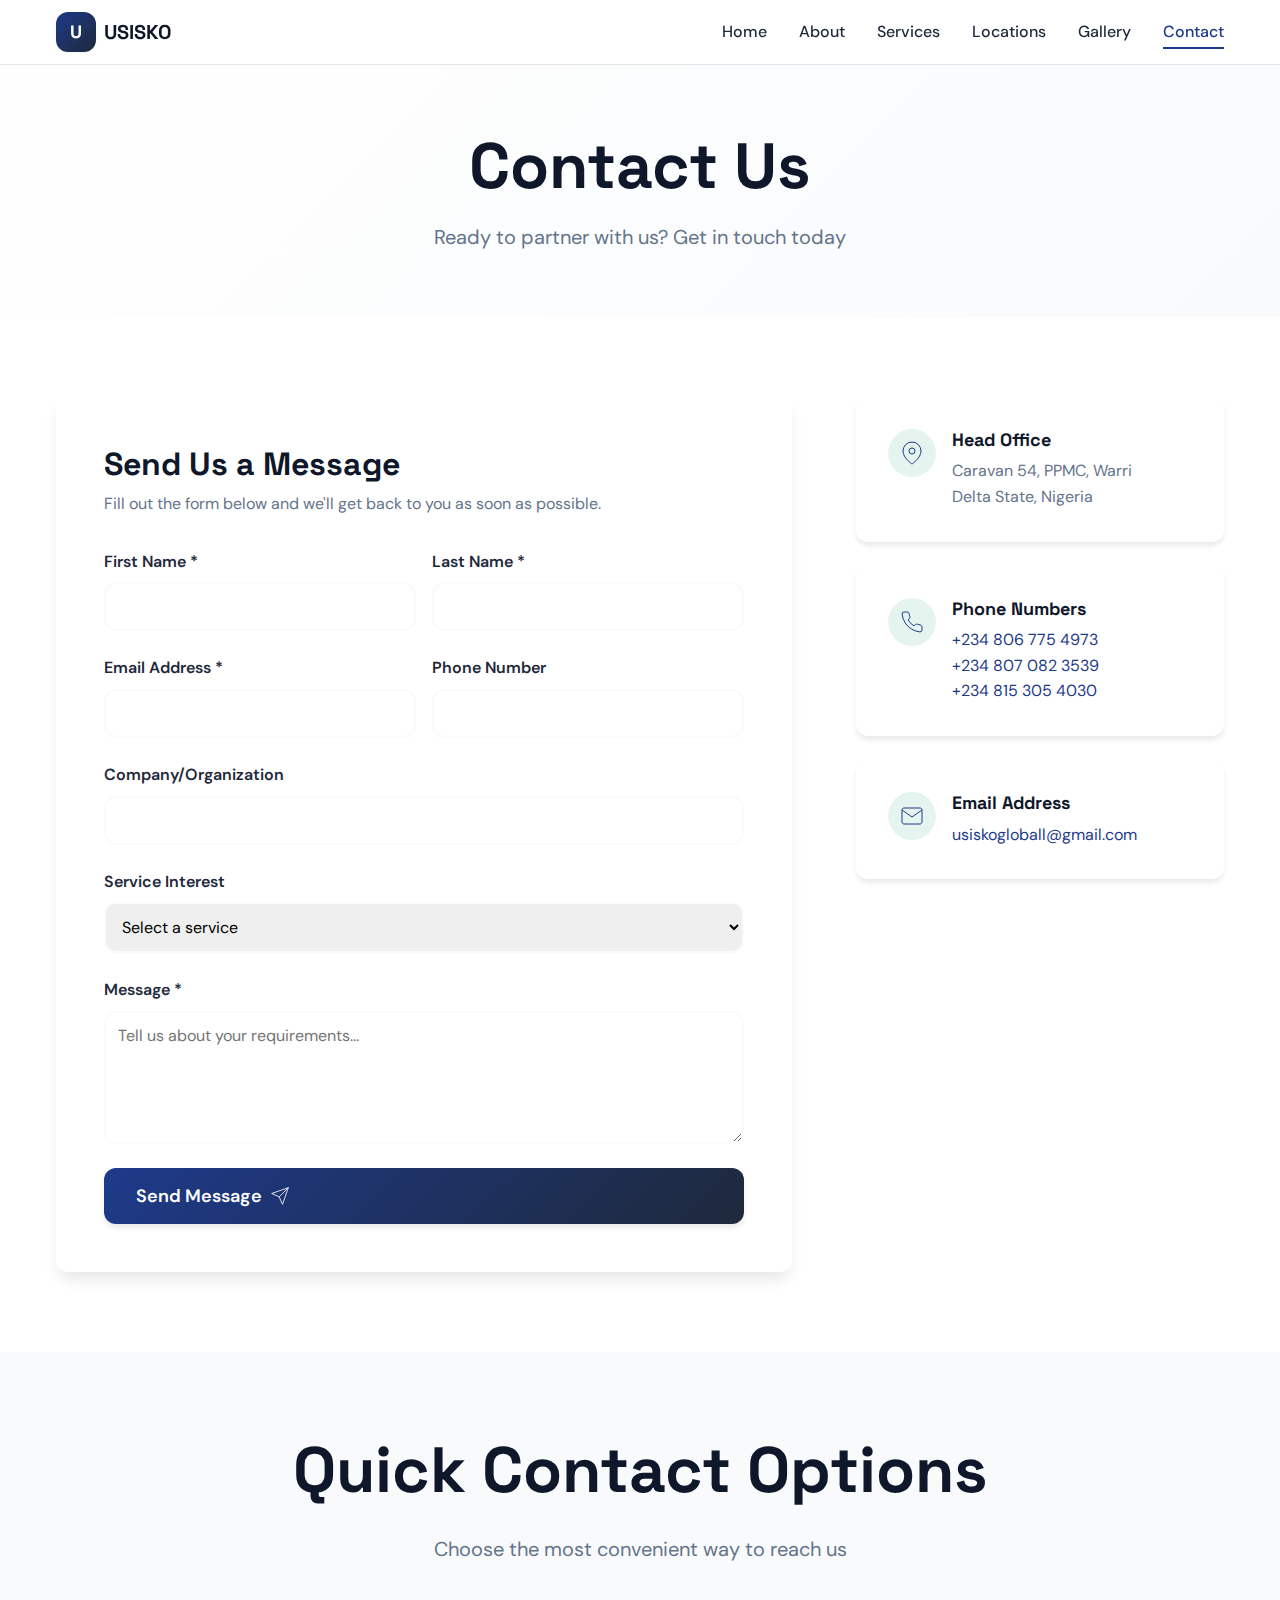
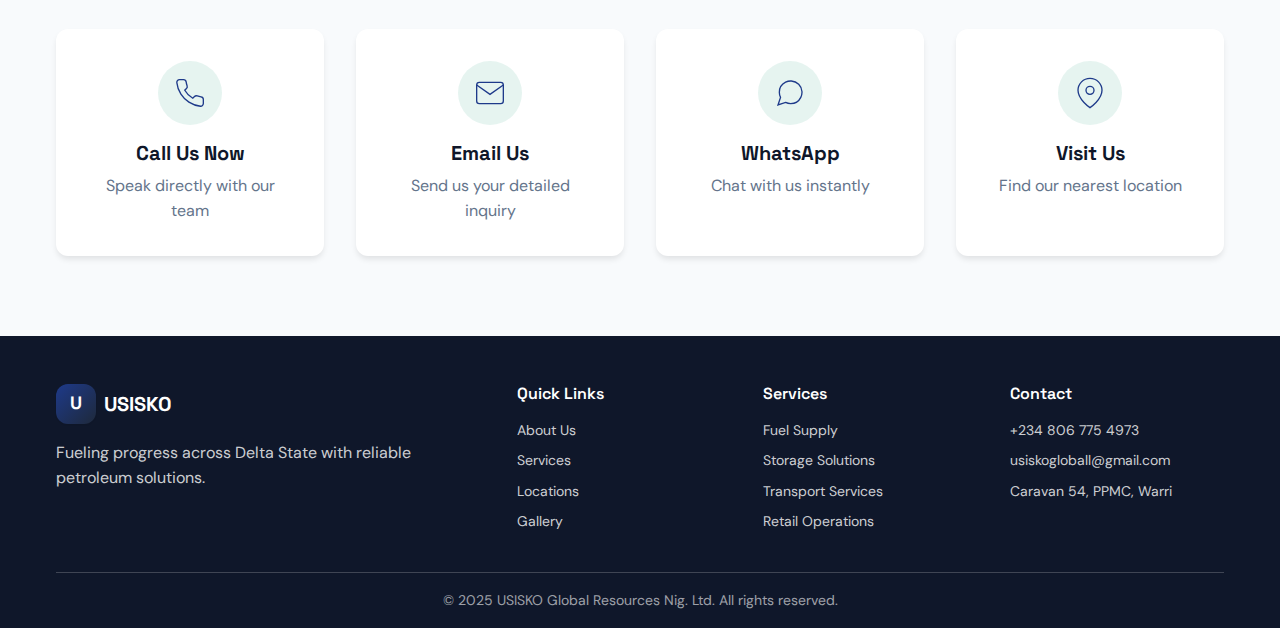
<file: contact.html>
<!DOCTYPE html>
<html lang="en">
  <head>
    <meta charset="UTF-8" />
    <meta name="viewport" content="width=device-width, initial-scale=1.0" />
    <title>Contact Us - USISKO Global Resources</title>
    <meta
      name="description"
      content="Get in touch with USISKO Global Resources for all your petroleum product needs. Contact our offices in Delta State."
    />
    <link
      rel="icon"
      type="image/png"
      href="./images/ChatGPT Image Aug 14, 2025, 07_11_51 AM.png"
    />
    <link rel="preconnect" href="https://fonts.googleapis.com" />
    <link rel="preconnect" href="https://fonts.gstatic.com" crossorigin />
    <link
      href="https://fonts.googleapis.com/css2?family=Space+Grotesk:wght@400;600;700&family=DM+Sans:wght@400;500;600&display=swap"
      rel="stylesheet"
    />
    <link rel="stylesheet" href="styles.css" />
  </head>
  <body>
    <!-- Navigation -->
    <nav class="navbar" id="navbar">
      <div class="nav-container">
        <div class="nav-brand">
          <div class="logo">
            <span>U</span>
          </div>
          <span class="brand-text">USISKO</span>
        </div>

        <div class="nav-menu" id="nav-menu">
          <a href="index.html" class="nav-link">Home</a>
          <a href="about.html" class="nav-link">About</a>
          <a href="services.html" class="nav-link">Services</a>
          <a href="locations.html" class="nav-link">Locations</a>
          <a href="gallery.html" class="nav-link">Gallery</a>
          <a href="contact.html" class="nav-link active">Contact</a>
        </div>

        <div class="hamburger" id="hamburger">
          <span></span>
          <span></span>
          <span></span>
        </div>
      </div>
    </nav>

    <!-- Page Header -->
    <section class="page-header">
      <div class="container">
        <div class="page-header-content">
          <h1 class="page-title">Contact Us</h1>
          <p class="page-subtitle">
            Ready to partner with us? Get in touch today
          </p>
        </div>
      </div>
    </section>

    <!-- Contact Section -->
    <section class="contact-section">
      <div class="container">
        <div class="contact-grid">
          <!-- Contact Form -->
          <div class="contact-form-container">
            <div class="form-header">
              <h2>Send Us a Message</h2>
              <p>
                Fill out the form below and we'll get back to you as soon as
                possible.
              </p>
            </div>

            <form class="contact-form" id="contact-form">
              <div class="form-row">
                <div class="form-group">
                  <label for="firstName">First Name *</label>
                  <input type="text" id="firstName" name="firstName" required />
                </div>
                <div class="form-group">
                  <label for="lastName">Last Name *</label>
                  <input type="text" id="lastName" name="lastName" required />
                </div>
              </div>

              <div class="form-row">
                <div class="form-group">
                  <label for="email">Email Address *</label>
                  <input type="email" id="email" name="email" required />
                </div>
                <div class="form-group">
                  <label for="phone">Phone Number</label>
                  <input type="tel" id="phone" name="phone" />
                </div>
              </div>

              <div class="form-group">
                <label for="company">Company/Organization</label>
                <input type="text" id="company" name="company" />
              </div>

              <div class="form-group">
                <label for="service">Service Interest</label>
                <select id="service" name="service">
                  <option value="">Select a service</option>
                  <option value="fuel-supply">Fuel Supply</option>
                  <option value="storage">Storage Solutions</option>
                  <option value="transport">Transport Services</option>
                  <option value="retail">Retail Operations</option>
                  <option value="gas-plant">Gas Plant Services</option>
                  <option value="wholesale">Wholesale Distribution</option>
                  <option value="other">Other</option>
                </select>
              </div>

              <div class="form-group">
                <label for="message">Message *</label>
                <textarea
                  id="message"
                  name="message"
                  rows="5"
                  required
                  placeholder="Tell us about your requirements..."
                ></textarea>
              </div>

              <button type="submit" class="btn btn-primary btn-large">
                <span>Send Message</span>
                <svg
                  class="btn-icon"
                  viewBox="0 0 24 24"
                  fill="none"
                  stroke="currentColor"
                >
                  <line x1="22" y1="2" x2="11" y2="13" />
                  <polygon points="22,2 15,22 11,13 2,9 22,2" />
                </svg>
              </button>
            </form>
          </div>

          <!-- Contact Information -->
          <div class="contact-info">
            <div class="contact-card">
              <div class="contact-icon">
                <svg viewBox="0 0 24 24" fill="none" stroke="currentColor">
                  <path d="M21 10c0 7-9 13-9 13s-9-6-9-13a9 9 0 0 1 18 0z" />
                  <circle cx="12" cy="10" r="3" />
                </svg>
              </div>
              <div class="contact-details">
                <h3>Head Office</h3>
                <p>Caravan 54, PPMC, Warri<br />Delta State, Nigeria</p>
              </div>
            </div>

            <div class="contact-card">
              <div class="contact-icon">
                <svg viewBox="0 0 24 24" fill="none" stroke="currentColor">
                  <path
                    d="M22 16.92v3a2 2 0 0 1-2.18 2 19.79 19.79 0 0 1-8.63-3.07 19.5 19.5 0 0 1-6-6 19.79 19.79 0 0 1-3.07-8.67A2 2 0 0 1 4.11 2h3a2 2 0 0 1 2 1.72 12.84 12.84 0 0 0 .7 2.81 2 2 0 0 1-.45 2.11L8.09 9.91a16 16 0 0 0 6 6l1.27-1.27a2 2 0 0 1 2.11-.45 12.84 12.84 0 0 0 2.81.7A2 2 0 0 1 22 16.92z"
                  />
                </svg>
              </div>
              <div class="contact-details">
                <h3>Phone Numbers</h3>
                <p>
                  <a href="tel:+2348067754973">+234 806 775 4973</a><br />
                  <a href="tel:+2348070823539">+234 807 082 3539</a><br />
                  <a href="tel:+2348153054030">+234 815 305 4030</a>
                </p>
              </div>
            </div>

            <div class="contact-card">
              <div class="contact-icon">
                <svg viewBox="0 0 24 24" fill="none" stroke="currentColor">
                  <path
                    d="M4 4h16c1.1 0 2 .9 2 2v12c0 1.1-.9 2-2 2H4c-1.1 0-2-.9-2-2V6c0-1.1.9-2 2-2z"
                  />
                  <polyline points="22,6 12,13 2,6" />
                </svg>
              </div>
              <div class="contact-details">
                <h3>Email Address</h3>
                <p>
                  <a href="mailto:usiskogloball@gmail.com"
                    >usiskogloball@gmail.com</a
                  >
                </p>
              </div>
            </div>

            <div class="contact-card">
              <div class="contact-icon">
                <svg viewBox="0 0 24 24" fill="none" stroke="currentColor">
                  <circle cx="12" cy="12" r="10" />
                  <polyline points="12,6 12,12 16,14" />
                </svg>
              </div>
              <div class="contact-details">
                <h3>Business Hours</h3>
                <p>
                  Monday - Friday: 8:00 AM - 6:00 PM<br />
                  Saturday: 9:00 AM - 4:00 PM<br />
                  Sunday: Emergency only
                </p>
              </div>
            </div>
          </div>
        </div>
      </div>
    </section>

    <!-- Quick Contact -->
    <section class="quick-contact">
      <div class="container">
        <div class="section-header">
          <h2 class="section-title">Quick Contact Options</h2>
          <p class="section-description">
            Choose the most convenient way to reach us
          </p>
        </div>

        <div class="quick-contact-grid">
          <a href="tel:+2348067754973" class="quick-contact-card">
            <div class="quick-contact-icon">
              <svg viewBox="0 0 24 24" fill="none" stroke="currentColor">
                <path
                  d="M22 16.92v3a2 2 0 0 1-2.18 2 19.79 19.79 0 0 1-8.63-3.07 19.5 19.5 0 0 1-6-6 19.79 19.79 0 0 1-3.07-8.67A2 2 0 0 1 4.11 2h3a2 2 0 0 1 2 1.72 12.84 12.84 0 0 0 .7 2.81 2 2 0 0 1-.45 2.11L8.09 9.91a16 16 0 0 0 6 6l1.27-1.27a2 2 0 0 1 2.11-.45 12.84 12.84 0 0 0 2.81.7A2 2 0 0 1 22 16.92z"
                />
              </svg>
            </div>
            <h3>Call Us Now</h3>
            <p>Speak directly with our team</p>
          </a>

          <a href="mailto:usiskogloball@gmail.com" class="quick-contact-card">
            <div class="quick-contact-icon">
              <svg viewBox="0 0 24 24" fill="none" stroke="currentColor">
                <path
                  d="M4 4h16c1.1 0 2 .9 2 2v12c0 1.1-.9 2-2 2H4c-1.1 0-2-.9-2-2V6c0-1.1.9-2 2-2z"
                />
                <polyline points="22,6 12,13 2,6" />
              </svg>
            </div>
            <h3>Email Us</h3>
            <p>Send us your detailed inquiry</p>
          </a>

          <a
            href="https://wa.me/2348067754973"
            class="quick-contact-card"
            target="_blank"
          >
            <div class="quick-contact-icon">
              <svg viewBox="0 0 24 24" fill="none" stroke="currentColor">
                <path
                  d="M21 11.5a8.38 8.38 0 0 1-.9 3.8 8.5 8.5 0 0 1-7.6 4.7 8.38 8.38 0 0 1-3.8-.9L3 21l1.9-5.7a8.38 8.38 0 0 1-.9-3.8 8.5 8.5 0 0 1 4.7-7.6 8.38 8.38 0 0 1 3.8-.9h.5a8.48 8.48 0 0 1 8 8v.5z"
                />
              </svg>
            </div>
            <h3>WhatsApp</h3>
            <p>Chat with us instantly</p>
          </a>

          <a href="locations.html" class="quick-contact-card">
            <div class="quick-contact-icon">
              <svg viewBox="0 0 24 24" fill="none" stroke="currentColor">
                <path d="M21 10c0 7-9 13-9 13s-9-6-9-13a9 9 0 0 1 18 0z" />
                <circle cx="12" cy="10" r="3" />
              </svg>
            </div>
            <h3>Visit Us</h3>
            <p>Find our nearest location</p>
          </a>
        </div>
      </div>
    </section>

    <!-- Footer -->
    <footer class="footer">
      <div class="container">
        <div class="footer-content">
          <div class="footer-brand">
            <div class="footer-logo">
              <div class="logo">
                <span>U</span>
              </div>
              <span class="brand-text">USISKO</span>
            </div>
            <p>
              Fueling progress across Delta State with reliable petroleum
              solutions.
            </p>
          </div>

          <div class="footer-section">
            <h4>Quick Links</h4>
            <ul>
              <li><a href="about.html">About Us</a></li>
              <li><a href="services.html">Services</a></li>
              <li><a href="locations.html">Locations</a></li>
              <li><a href="gallery.html">Gallery</a></li>
            </ul>
          </div>

          <div class="footer-section">
            <h4>Services</h4>
            <ul>
              <li>Fuel Supply</li>
              <li>Storage Solutions</li>
              <li>Transport Services</li>
              <li>Retail Operations</li>
            </ul>
          </div>

          <div class="footer-section">
            <h4>Contact</h4>
            <ul>
              <li>+234 806 775 4973</li>
              <li>usiskogloball@gmail.com</li>
              <li>Caravan 54, PPMC, Warri</li>
            </ul>
          </div>
        </div>

        <div class="footer-bottom">
          <p>
            &copy; 2025 USISKO Global Resources Nig. Ltd. All rights reserved.
          </p>
        </div>
      </div>
    </footer>

    <script src="script.js"></script>
  </body>
</html>
</file>
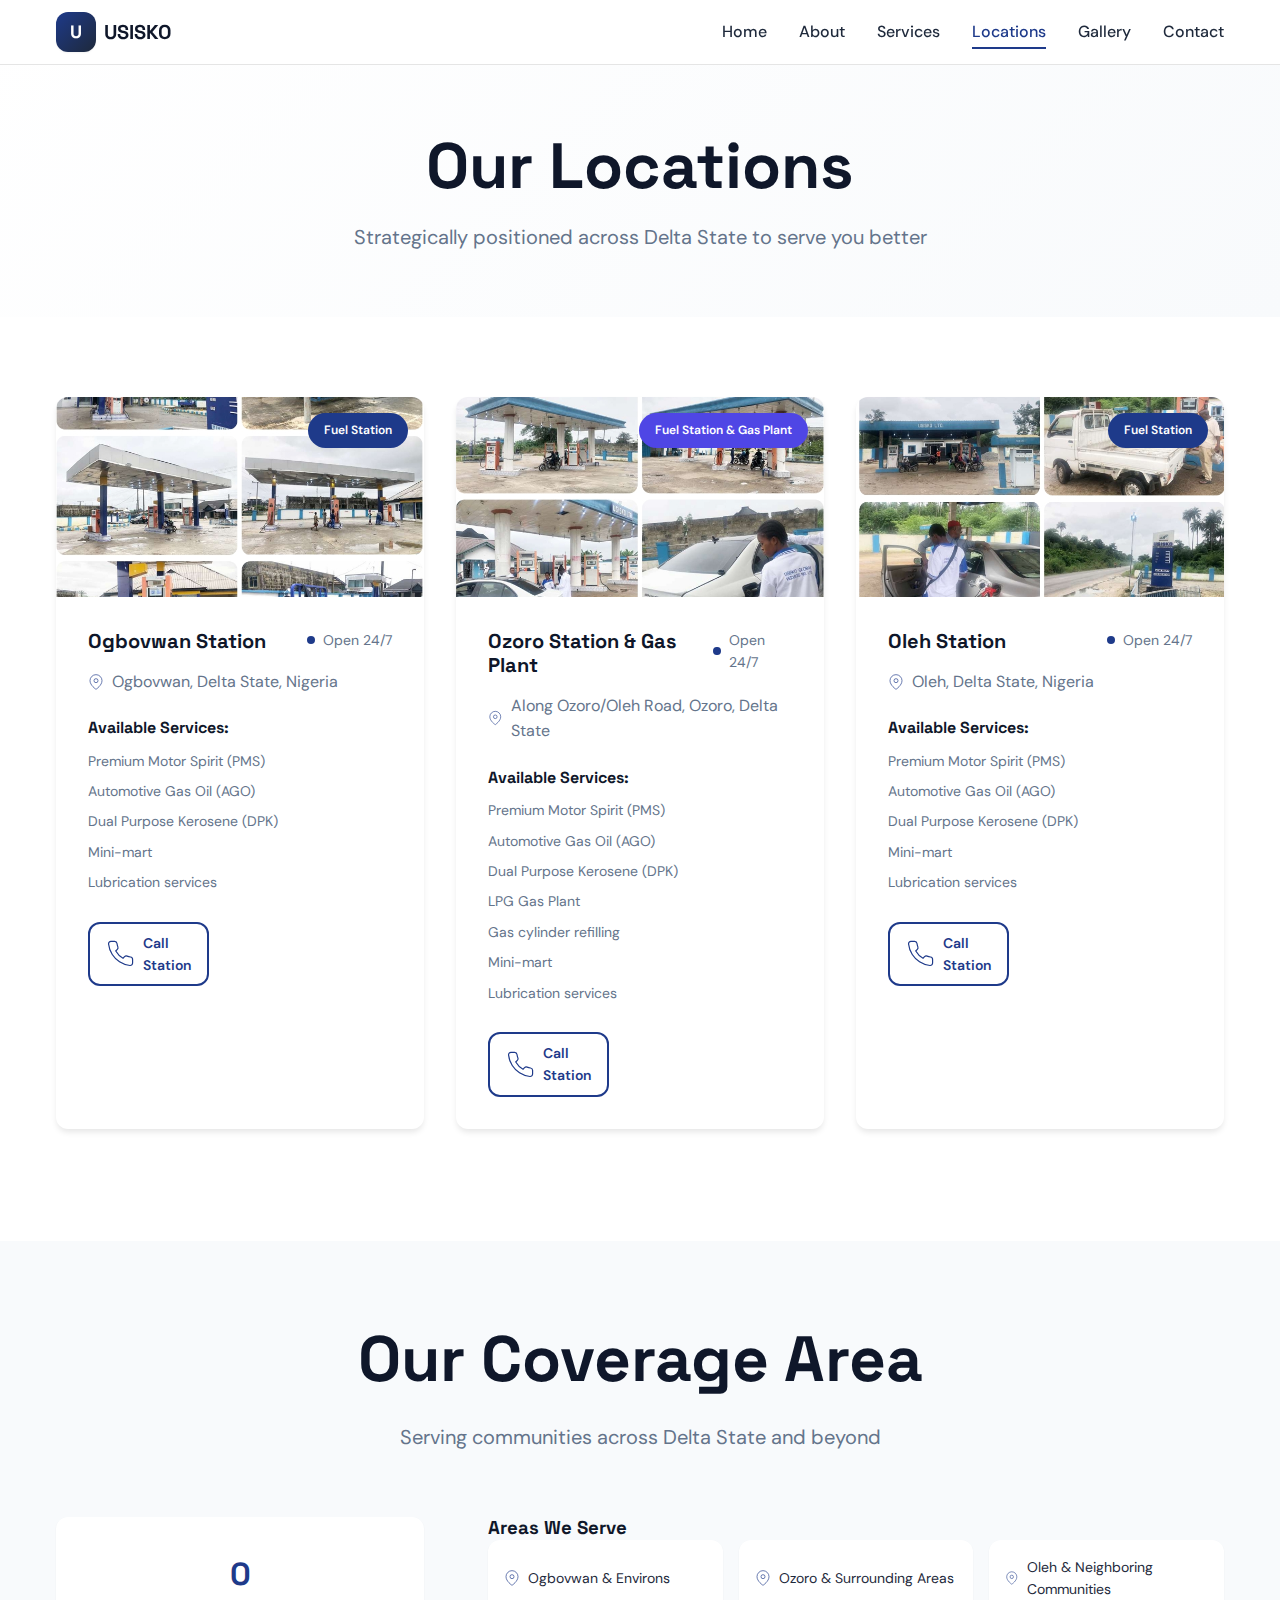
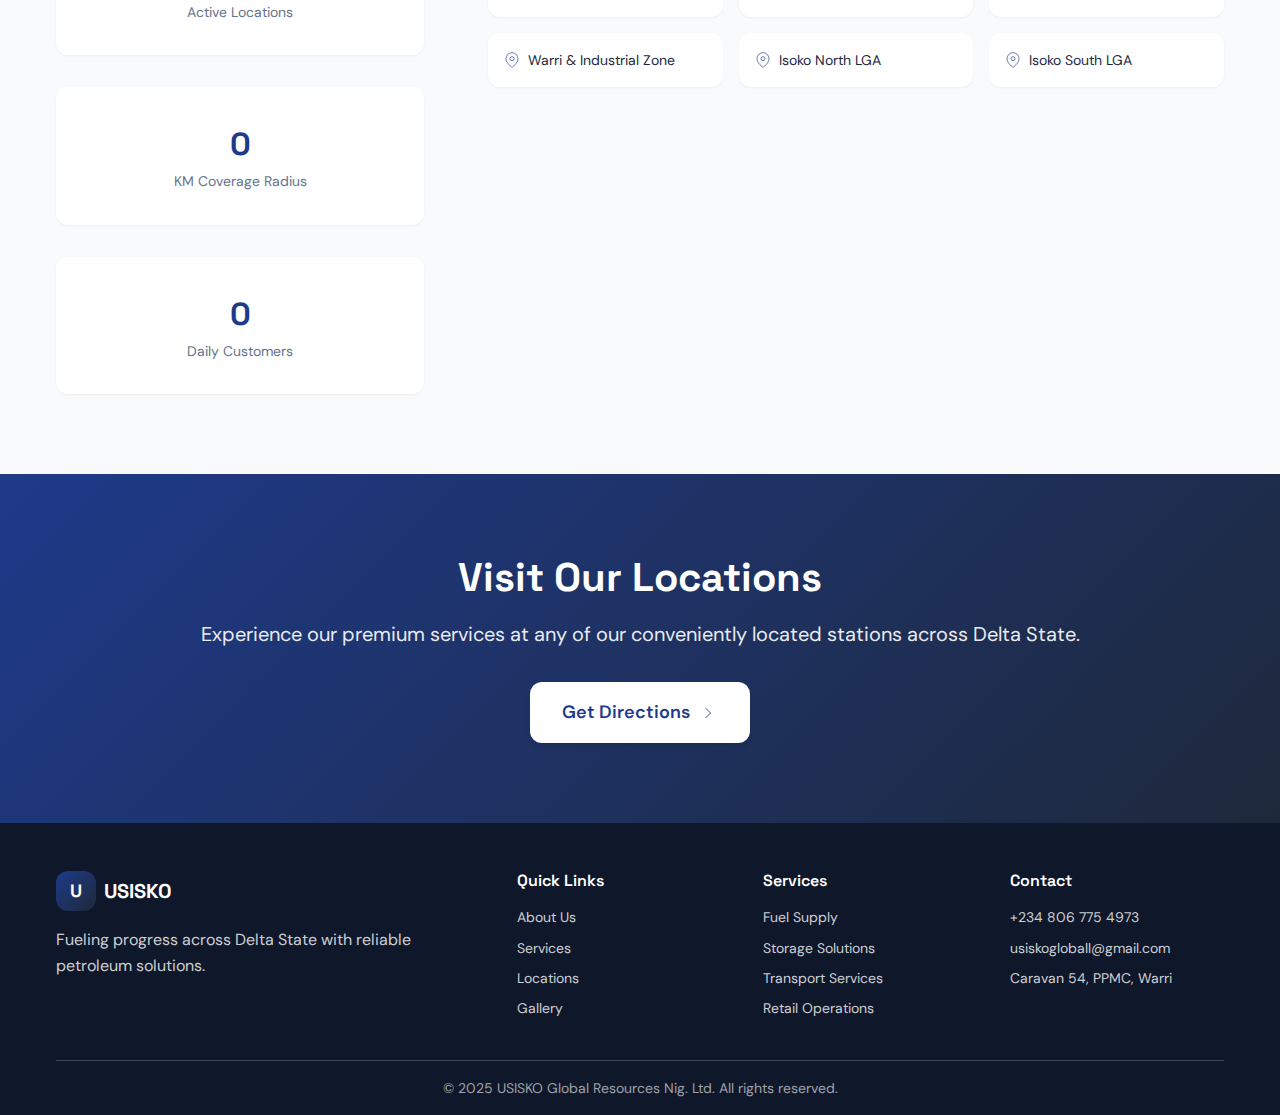
<file: locations.html>
<!DOCTYPE html>
<html lang="en">
  <head>
    <meta charset="UTF-8" />
    <meta name="viewport" content="width=device-width, initial-scale=1.0" />
    <title>Our Locations - USISKO Global Resources</title>
    <meta
      name="description"
      content="Find USISKO fuel stations and facilities across Delta State - Ogbovwan, Ozoro, Oleh, and Warri locations."
    />
    <link
      rel="icon"
      type="image/png"
      href="./images/ChatGPT Image Aug 14, 2025, 07_11_51 AM.png"
    />
    <link rel="preconnect" href="https://fonts.googleapis.com" />
    <link rel="preconnect" href="https://fonts.gstatic.com" crossorigin />
    <link
      href="https://fonts.googleapis.com/css2?family=Space+Grotesk:wght@400;600;700&family=DM+Sans:wght@400;500;600&display=swap"
      rel="stylesheet"
    />
    <link rel="stylesheet" href="styles.css" />
  </head>
  <body>
    <!-- Navigation -->
    <nav class="navbar" id="navbar">
      <div class="nav-container">
        <div class="nav-brand">
          <div class="logo">
            <span>U</span>
          </div>
          <span class="brand-text">USISKO</span>
        </div>

        <div class="nav-menu" id="nav-menu">
          <a href="index.html" class="nav-link">Home</a>
          <a href="about.html" class="nav-link">About</a>
          <a href="services.html" class="nav-link">Services</a>
          <a href="locations.html" class="nav-link active">Locations</a>
          <a href="gallery.html" class="nav-link">Gallery</a>
          <a href="contact.html" class="nav-link">Contact</a>
        </div>

        <div class="hamburger" id="hamburger">
          <span></span>
          <span></span>
          <span></span>
        </div>
      </div>
    </nav>

    <!-- Page Header -->
    <section class="page-header">
      <div class="container">
        <div class="page-header-content">
          <h1 class="page-title">Our Locations</h1>
          <p class="page-subtitle">
            Strategically positioned across Delta State to serve you better
          </p>
        </div>
      </div>
    </section>

    <!-- Locations Grid -->
    <section class="locations-detailed">
      <div class="container">
        <div class="locations-grid-detailed">
          <div class="location-card-detailed">
            <div class="location-image">
              <!-- Updated to use Ogbovwan station image from PDF -->
              <img
                src="./images/Screenshot_13-8-2025_193651_.jpeg.crdownload"
                alt="Ogbovwan Location"
              />
              <div class="location-badge">
                <span>Fuel Station</span>
              </div>
            </div>
            <div class="location-content">
              <div class="location-header">
                <h3>Ogbovwan Station</h3>
                <div class="location-status">
                  <span class="status-dot active"></span>
                  <span>Open 24/7</span>
                </div>
              </div>
              <p class="location-address">
                <svg
                  class="location-icon"
                  viewBox="0 0 24 24"
                  fill="none"
                  stroke="currentColor"
                >
                  <path d="M21 10c0 7-9 13-9 13s-9-6-9-13a9 9 0 0 1 18 0z" />
                  <circle cx="12" cy="10" r="3" />
                </svg>
                Ogbovwan, Delta State, Nigeria
              </p>
              <div class="location-services">
                <h4>Available Services:</h4>
                <ul>
                  <li>Premium Motor Spirit (PMS)</li>
                  <li>Automotive Gas Oil (AGO)</li>
                  <li>Dual Purpose Kerosene (DPK)</li>
                  <li>Mini-mart</li>
                  <li>Lubrication services</li>
                </ul>
              </div>
              <div class="location-contact">
                <a href="tel:+2348067754973" class="btn btn-outline btn-small">
                  <svg viewBox="0 0 24 24" fill="none" stroke="currentColor">
                    <path
                      d="M22 16.92v3a2 2 0 0 1-2.18 2 19.79 19.79 0 0 1-8.63-3.07 19.5 19.5 0 0 1-6-6 19.79 19.79 0 0 1-3.07-8.67A2 2 0 0 1 4.11 2h3a2 2 0 0 1 2 1.72 12.84 12.84 0 0 0 .7 2.81 2 2 0 0 1-.45 2.11L8.09 9.91a16 16 0 0 0 6 6l1.27-1.27a2 2 0 0 1 2.11-.45 12.84 12.84 0 0 0 2.81.7A2 2 0 0 1 22 16.92z"
                    />
                  </svg>
                  Call Station
                </a>
              </div>
            </div>
          </div>

          <div class="location-card-detailed">
            <div class="location-image">
              <!-- Updated to use Ozoro station and gas plant image from PDF -->
              <img
                src="./images/Screenshot_13-8-2025_193951_.jpeg.crdownload"
                alt="Ozoro Location"
              />
              <div class="location-badge featured">
                <span>Fuel Station & Gas Plant</span>
              </div>
            </div>
            <div class="location-content">
              <div class="location-header">
                <h3>Ozoro Station & Gas Plant</h3>
                <div class="location-status">
                  <span class="status-dot active"></span>
                  <span>Open 24/7</span>
                </div>
              </div>
              <p class="location-address">
                <svg
                  class="location-icon"
                  viewBox="0 0 24 24"
                  fill="none"
                  stroke="currentColor"
                >
                  <path d="M21 10c0 7-9 13-9 13s-9-6-9-13a9 9 0 0 1 18 0z" />
                  <circle cx="12" cy="10" r="3" />
                </svg>
                Along Ozoro/Oleh Road, Ozoro, Delta State
              </p>
              <div class="location-services">
                <h4>Available Services:</h4>
                <ul>
                  <li>Premium Motor Spirit (PMS)</li>
                  <li>Automotive Gas Oil (AGO)</li>
                  <li>Dual Purpose Kerosene (DPK)</li>
                  <li>LPG Gas Plant</li>
                  <li>Gas cylinder refilling</li>
                  <li>Mini-mart</li>
                  <li>Lubrication services</li>
                </ul>
              </div>
              <div class="location-contact">
                <a href="tel:+2348070823539" class="btn btn-outline btn-small">
                  <svg viewBox="0 0 24 24" fill="none" stroke="currentColor">
                    <path
                      d="M22 16.92v3a2 2 0 0 1-2.18 2 19.79 19.79 0 0 1-8.63-3.07 19.5 19.5 0 0 1-6-6 19.79 19.79 0 0 1-3.07-8.67A2 2 0 0 1 4.11 2h3a2 2 0 0 1 2 1.72 12.84 12.84 0 0 0 .7 2.81 2 2 0 0 1-.45 2.11L8.09 9.91a16 16 0 0 0 6 6l1.27-1.27a2 2 0 0 1 2.11-.45 12.84 12.84 0 0 0 2.81.7A2 2 0 0 1 22 16.92z"
                    />
                  </svg>
                  Call Station
                </a>
              </div>
            </div>
          </div>

          <div class="location-card-detailed">
            <div class="location-image">
              <!-- Updated to use Oleh station image from PDF -->
              <img
                src="./images/Screenshot_13-8-2025_194247_.jpeg.crdownload"
                alt="Oleh Location"
              />
              <div class="location-badge">
                <span>Fuel Station</span>
              </div>
            </div>
            <div class="location-content">
              <div class="location-header">
                <h3>Oleh Station</h3>
                <div class="location-status">
                  <span class="status-dot active"></span>
                  <span>Open 24/7</span>
                </div>
              </div>
              <p class="location-address">
                <svg
                  class="location-icon"
                  viewBox="0 0 24 24"
                  fill="none"
                  stroke="currentColor"
                >
                  <path d="M21 10c0 7-9 13-9 13s-9-6-9-13a9 9 0 0 1 18 0z" />
                  <circle cx="12" cy="10" r="3" />
                </svg>
                Oleh, Delta State, Nigeria
              </p>
              <div class="location-services">
                <h4>Available Services:</h4>
                <ul>
                  <li>Premium Motor Spirit (PMS)</li>
                  <li>Automotive Gas Oil (AGO)</li>
                  <li>Dual Purpose Kerosene (DPK)</li>
                  <li>Mini-mart</li>
                  <li>Lubrication services</li>
                </ul>
              </div>
              <div class="location-contact">
                <a href="tel:+2348153054030" class="btn btn-outline btn-small">
                  <svg viewBox="0 0 24 24" fill="none" stroke="currentColor">
                    <path
                      d="M22 16.92v3a2 2 0 0 1-2.18 2 19.79 19.79 0 0 1-8.63-3.07 19.5 19.5 0 0 1-6-6 19.79 19.79 0 0 1-3.07-8.67A2 2 0 0 1 4.11 2h3a2 2 0 0 1 2 1.72 12.84 12.84 0 0 0 .7 2.81 2 2 0 0 1-.45 2.11L8.09 9.91a16 16 0 0 0 6 6l1.27-1.27a2 2 0 0 1 2.11-.45 12.84 12.84 0 0 0 2.81.7A2 2 0 0 1 22 16.92z"
                    />
                  </svg>
                  Call Station
                </a>
              </div>
            </div>
          </div>

          <div class="location-card-detailed">
            <!-- <div class="location-image">
              <img src="/warri_head_office.jpg" alt="Warri Head Office" />
              <div class="location-badge headquarters">
                <span>Head Office</span>
              </div>
            </div>
            <div class="location-content">
              <div class="location-header">
                <h3>Warri Head Office</h3>
                <div class="location-status">
                  <span class="status-dot active"></span>
                  <span>Mon-Fri 8AM-6PM</span>
                </div>
              </div>
              <p class="location-address">
                <svg
                  class="location-icon"
                  viewBox="0 0 24 24"
                  fill="none"
                  stroke="currentColor"
                >
                  <path d="M21 10c0 7-9 13-9 13s-9-6-9-13a9 9 0 0 1 18 0z" />
                  <circle cx="12" cy="10" r="3" />
                </svg>
                Caravan 54, PPMC, Warri, Delta State
              </p>
              <div class="location-services">
                <h4>Available Services:</h4>
                <ul>
                  <li>Corporate headquarters</li>
                  <li>Business consultations</li>
                  <li>Bulk supply arrangements</li>
                  <li>Customer service</li>
                  <li>Administrative services</li>
                </ul>
              </div>
              <div class="location-contact">
                <a
                  href="mailto:usiskogloball@gmail.com"
                  class="btn btn-outline btn-small"
                >
                  <svg viewBox="0 0 24 24" fill="none" stroke="currentColor">
                    <path
                      d="M4 4h16c1.1 0 2 .9 2 2v12c0 1.1-.9 2-2 2H4c-1.1 0-2-.9-2-2V6c0-1.1.9-2 2-2z"
                    />
                    <polyline points="22,6 12,13 2,6" />
                  </svg>
                  Email Office
                </a>
              </div>
            </div>
          </div>
        </div> -->
      </div>
    </section>

    <!-- Coverage Map -->
    <section class="coverage-area">
      <div class="container">
        <div class="section-header">
          <h2 class="section-title">Our Coverage Area</h2>
          <p class="section-description">
            Serving communities across Delta State and beyond
          </p>
        </div>

        <div class="coverage-content">
          <div class="coverage-stats">
            <div class="coverage-stat">
              <div class="stat-number counter" data-target="4">0</div>
              <div class="stat-label">Active Locations</div>
            </div>
            <div class="coverage-stat">
              <div class="stat-number counter" data-target="50">0</div>
              <div class="stat-label">KM Coverage Radius</div>
            </div>
            <div class="coverage-stat">
              <div class="stat-number counter" data-target="1000">0</div>
              <div class="stat-label">Daily Customers</div>
            </div>
          </div>

          <div class="coverage-areas">
            <h3>Areas We Serve</h3>
            <div class="areas-grid">
              <div class="area-item">
                <svg
                  class="area-icon"
                  viewBox="0 0 24 24"
                  fill="none"
                  stroke="currentColor"
                >
                  <path d="M21 10c0 7-9 13-9 13s-9-6-9-13a9 9 0 0 1 18 0z" />
                  <circle cx="12" cy="10" r="3" />
                </svg>
                <span>Ogbovwan & Environs</span>
              </div>
              <div class="area-item">
                <svg
                  class="area-icon"
                  viewBox="0 0 24 24"
                  fill="none"
                  stroke="currentColor"
                >
                  <path d="M21 10c0 7-9 13-9 13s-9-6-9-13a9 9 0 0 1 18 0z" />
                  <circle cx="12" cy="10" r="3" />
                </svg>
                <span>Ozoro & Surrounding Areas</span>
              </div>
              <div class="area-item">
                <svg
                  class="area-icon"
                  viewBox="0 0 24 24"
                  fill="none"
                  stroke="currentColor"
                >
                  <path d="M21 10c0 7-9 13-9 13s-9-6-9-13a9 9 0 0 1 18 0z" />
                  <circle cx="12" cy="10" r="3" />
                </svg>
                <span>Oleh & Neighboring Communities</span>
              </div>
              <div class="area-item">
                <svg
                  class="area-icon"
                  viewBox="0 0 24 24"
                  fill="none"
                  stroke="currentColor"
                >
                  <path d="M21 10c0 7-9 13-9 13s-9-6-9-13a9 9 0 0 1 18 0z" />
                  <circle cx="12" cy="10" r="3" />
                </svg>
                <span>Warri & Industrial Zone</span>
              </div>
              <div class="area-item">
                <svg
                  class="area-icon"
                  viewBox="0 0 24 24"
                  fill="none"
                  stroke="currentColor"
                >
                  <path d="M21 10c0 7-9 13-9 13s-9-6-9-13a9 9 0 0 1 18 0z" />
                  <circle cx="12" cy="10" r="3" />
                </svg>
                <span>Isoko North LGA</span>
              </div>
              <div class="area-item">
                <svg
                  class="area-icon"
                  viewBox="0 0 24 24"
                  fill="none"
                  stroke="currentColor"
                >
                  <path d="M21 10c0 7-9 13-9 13s-9-6-9-13a9 9 0 0 1 18 0z" />
                  <circle cx="12" cy="10" r="3" />
                </svg>
                <span>Isoko South LGA</span>
              </div>
            </div>
          </div>
        </div>
      </div>
    </section>

    <!-- CTA Section -->
    <section class="cta-section">
      <div class="container">
        <div class="cta-content">
          <h2>Visit Our Locations</h2>
          <p>
            Experience our premium services at any of our conveniently located
            stations across Delta State.
          </p>
          <a href="contact.html" class="btn btn-primary btn-large">
            <span>Get Directions</span>
            <svg
              class="btn-icon"
              viewBox="0 0 24 24"
              fill="none"
              stroke="currentColor"
            >
              <path d="m9 18 6-6-6-6" />
            </svg>
          </a>
        </div>
      </div>
    </section>

    <!-- Footer -->
    <footer class="footer">
      <div class="container">
        <div class="footer-content">
          <div class="footer-brand">
            <div class="footer-logo">
              <div class="logo">
                <span>U</span>
              </div>
              <span class="brand-text">USISKO</span>
            </div>
            <p>
              Fueling progress across Delta State with reliable petroleum
              solutions.
            </p>
          </div>

          <div class="footer-section">
            <h4>Quick Links</h4>
            <ul>
              <li><a href="about.html">About Us</a></li>
              <li><a href="services.html">Services</a></li>
              <li><a href="locations.html">Locations</a></li>
              <li><a href="gallery.html">Gallery</a></li>
            </ul>
          </div>

          <div class="footer-section">
            <h4>Services</h4>
            <ul>
              <li>Fuel Supply</li>
              <li>Storage Solutions</li>
              <li>Transport Services</li>
              <li>Retail Operations</li>
            </ul>
          </div>

          <div class="footer-section">
            <h4>Contact</h4>
            <ul>
              <li>+234 806 775 4973</li>
              <li>usiskogloball@gmail.com</li>
              <li>Caravan 54, PPMC, Warri</li>
            </ul>
          </div>
        </div>

        <div class="footer-bottom">
          <p>
            &copy; 2025 USISKO Global Resources Nig. Ltd. All rights reserved.
          </p>
        </div>
      </div>
    </footer>

    <script src="script.js"></script>
  </body>
</html>
</file>
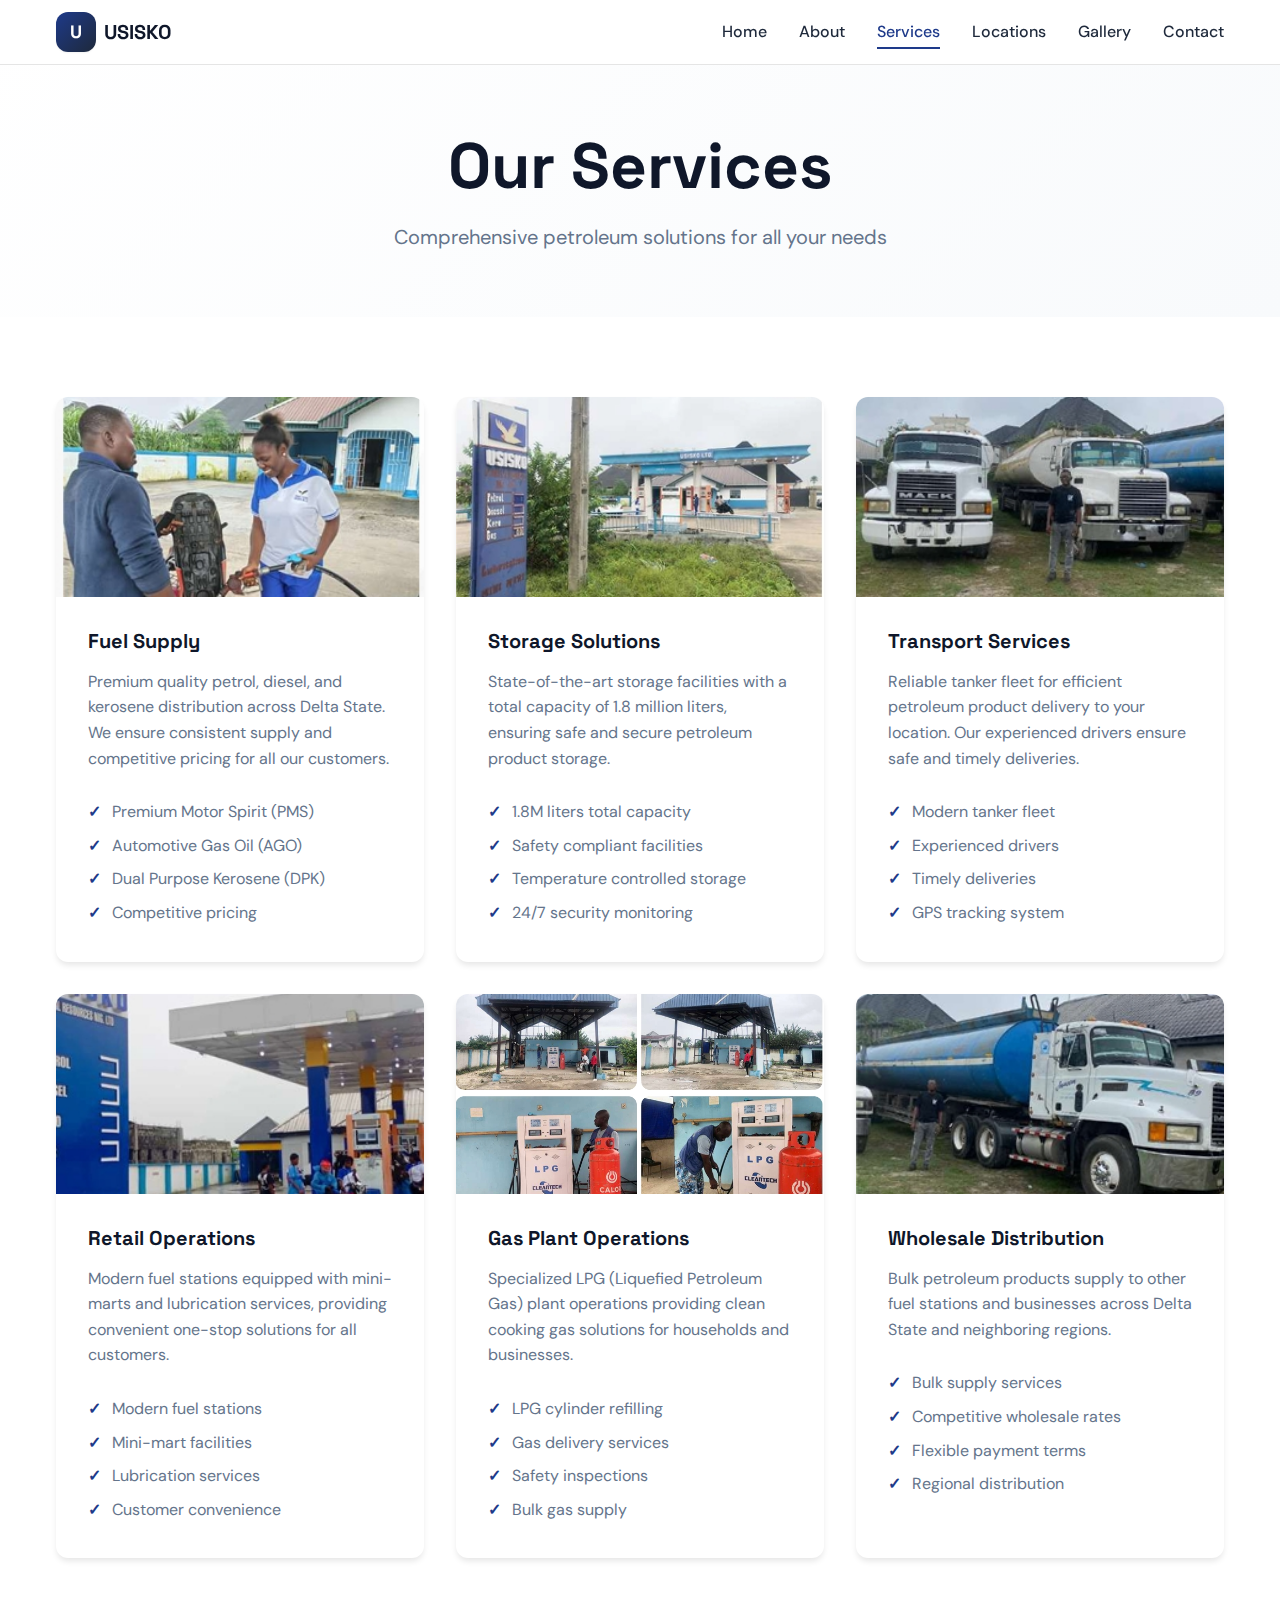
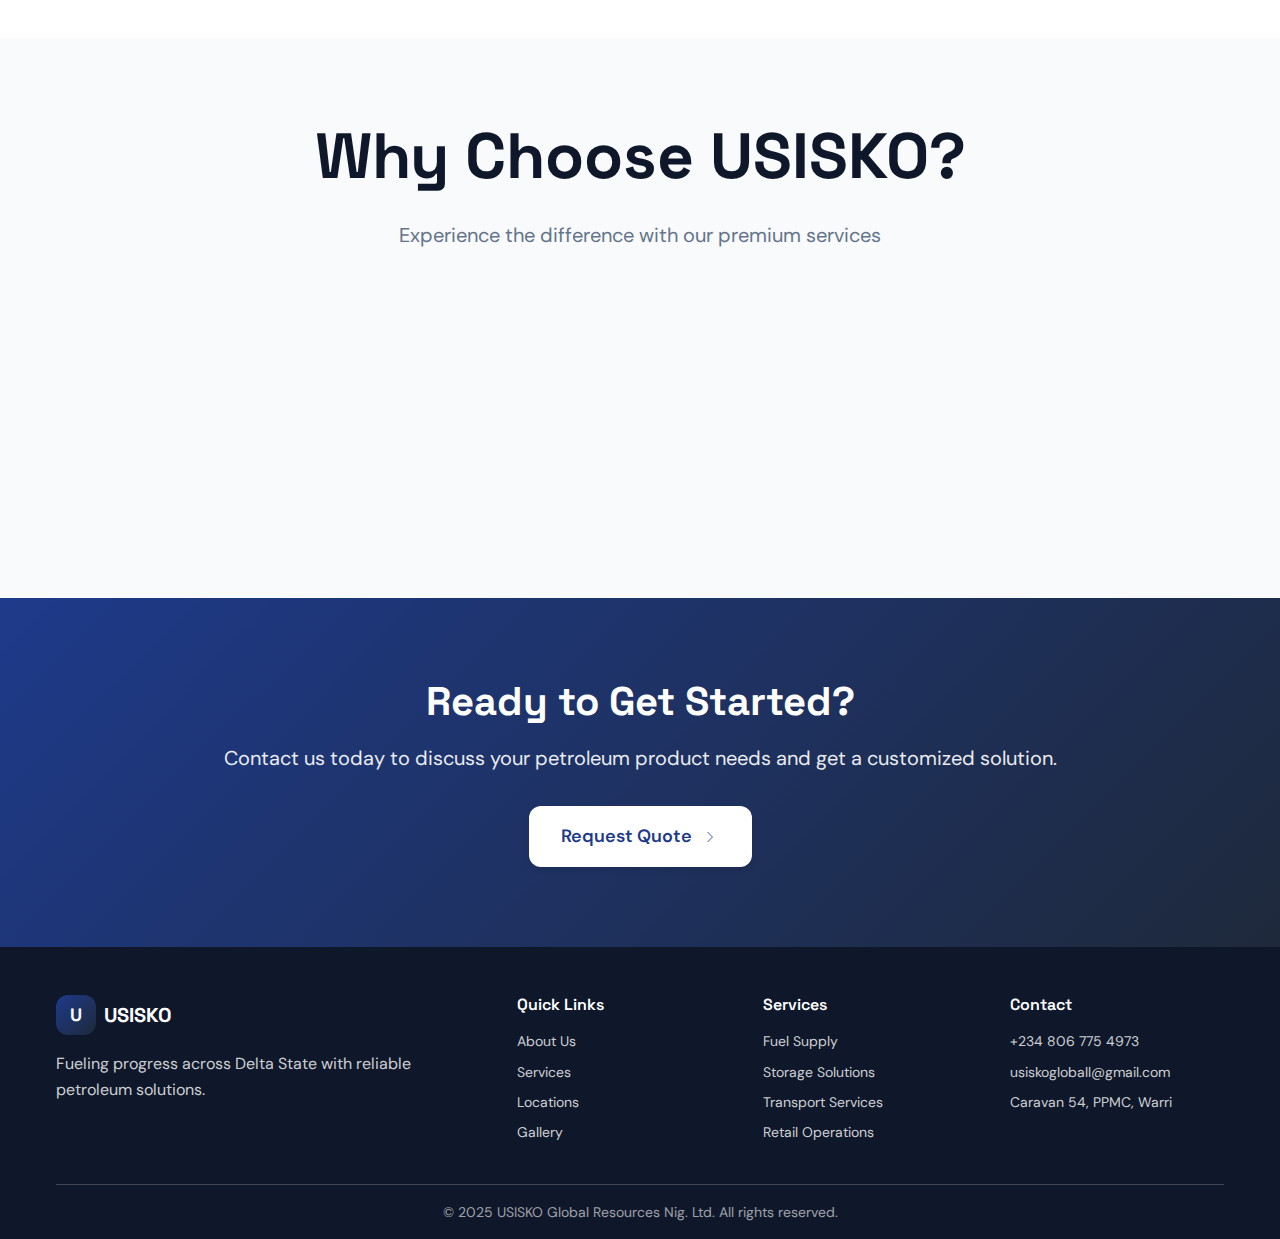
<file: services.html>
<!DOCTYPE html>
<html lang="en">
  <head>
    <meta charset="UTF-8" />
    <meta name="viewport" content="width=device-width, initial-scale=1.0" />
    <title>Our Services - USISKO Global Resources</title>
    <meta
      name="description"
      content="Comprehensive petroleum solutions including fuel supply, storage, transport, and retail operations across Delta State."
    />
    <link
      rel="icon"
      type="image/png"
      href="./images/ChatGPT Image Aug 14, 2025, 07_11_51 AM.png"
    />
    <link rel="preconnect" href="https://fonts.googleapis.com" />
    <link rel="preconnect" href="https://fonts.gstatic.com" crossorigin />
    <link
      href="https://fonts.googleapis.com/css2?family=Space+Grotesk:wght@400;600;700&family=DM+Sans:wght@400;500;600&display=swap"
      rel="stylesheet"
    />
    <link rel="stylesheet" href="styles.css" />
  </head>
  <body>
    <!-- Navigation -->
    <nav class="navbar" id="navbar">
      <div class="nav-container">
        <div class="nav-brand">
          <div class="logo">
            <span>U</span>
          </div>
          <span class="brand-text">USISKO</span>
        </div>

        <div class="nav-menu" id="nav-menu">
          <a href="index.html" class="nav-link">Home</a>
          <a href="about.html" class="nav-link">About</a>
          <a href="services.html" class="nav-link active">Services</a>
          <a href="locations.html" class="nav-link">Locations</a>
          <a href="gallery.html" class="nav-link">Gallery</a>
          <a href="contact.html" class="nav-link">Contact</a>
        </div>

        <div class="hamburger" id="hamburger">
          <span></span>
          <span></span>
          <span></span>
        </div>
      </div>
    </nav>

    <!-- Page Header -->
    <section class="page-header">
      <div class="container">
        <div class="page-header-content">
          <h1 class="page-title">Our Services</h1>
          <p class="page-subtitle">
            Comprehensive petroleum solutions for all your needs
          </p>
        </div>
      </div>
    </section>

    <!-- Services Grid -->
    <section class="services-detailed">
      <div class="container">
        <div class="services-grid-detailed">
          <div class="service-card-detailed">
            <div class="service-image">
              <!-- Updated to use fuel station image from PDF -->
              <img
                src="./images/Screenshot_13-8-2025_192531_.jpeg.crdownload"
                alt="Fuel Supply"
              />
              <div class="service-overlay">
                <div class="service-icon">
                  <svg viewBox="0 0 24 24" fill="none" stroke="currentColor">
                    <path d="M3 6h18l-2 13H5L3 6z" />
                    <path d="M8 6V4a2 2 0 0 1 2-2h4a2 2 0 0 1 2 2v2" />
                  </svg>
                </div>
              </div>
            </div>
            <div class="service-content">
              <h3>Fuel Supply</h3>
              <p>
                Premium quality petrol, diesel, and kerosene distribution across
                Delta State. We ensure consistent supply and competitive pricing
                for all our customers.
              </p>
              <ul class="service-features">
                <li>Premium Motor Spirit (PMS)</li>
                <li>Automotive Gas Oil (AGO)</li>
                <li>Dual Purpose Kerosene (DPK)</li>
                <li>Competitive pricing</li>
              </ul>
            </div>
          </div>

          <div class="service-card-detailed">
            <div class="service-image">
              <!-- Updated to use storage tanks image from PDF -->
              <img
                src="./images/Screenshot_13-8-2025_22151_.jpeg.crdownload"
                alt="Storage Solutions"
              />
              <div class="service-overlay">
                <div class="service-icon">
                  <svg viewBox="0 0 24 24" fill="none" stroke="currentColor">
                    <path
                      d="M6 2 3 6v14a2 2 0 0 0 2 2h14a2 2 0 0 0 2-2V6l-3-4z"
                    />
                    <line x1="3" x2="21" y1="6" y2="6" />
                    <path d="M16 10a4 4 0 0 1-8 0" />
                  </svg>
                </div>
              </div>
            </div>
            <div class="service-content">
              <h3>Storage Solutions</h3>
              <p>
                State-of-the-art storage facilities with a total capacity of 1.8
                million liters, ensuring safe and secure petroleum product
                storage.
              </p>
              <ul class="service-features">
                <li>1.8M liters total capacity</li>
                <li>Safety compliant facilities</li>
                <li>Temperature controlled storage</li>
                <li>24/7 security monitoring</li>
              </ul>
            </div>
          </div>

          <div class="service-card-detailed">
            <div class="service-image">
              <!-- Updated to use transport vehicles image from PDF -->
              <img
                src="./images/Screenshot_13-8-2025_193828_.jpeg.crdownload"
                alt="Transport Services"
              />
              <div class="service-overlay">
                <div class="service-icon">
                  <svg viewBox="0 0 24 24" fill="none" stroke="currentColor">
                    <path
                      d="M14 18V6a2 2 0 0 0-2-2H4a2 2 0 0 0-2 2v11a1 1 0 0 0 1 1h2"
                    />
                    <path d="M15 18H9" />
                    <path
                      d="M19 18h2a1 1 0 0 0 1-1v-3.65a1 1 0 0 0-.22-.624l-3.48-4.35A1 1 0 0 0 17.52 8H14"
                    />
                    <circle cx="17" cy="18" r="2" />
                    <circle cx="7" cy="18" r="2" />
                  </svg>
                </div>
              </div>
            </div>
            <div class="service-content">
              <h3>Transport Services</h3>
              <p>
                Reliable tanker fleet for efficient petroleum product delivery
                to your location. Our experienced drivers ensure safe and timely
                deliveries.
              </p>
              <ul class="service-features">
                <li>Modern tanker fleet</li>
                <li>Experienced drivers</li>
                <li>Timely deliveries</li>
                <li>GPS tracking system</li>
              </ul>
            </div>
          </div>

          <div class="service-card-detailed">
            <div class="service-image">
              <!-- Updated to use mini-mart and lubrication services image -->
              <img
                src="./images/Screenshot_13-8-2025_202551_.jpeg.crdownload"
                alt="Retail Operations"
              />
              <div class="service-overlay">
                <div class="service-icon">
                  <svg viewBox="0 0 24 24" fill="none" stroke="currentColor">
                    <path d="M16 21v-2a4 4 0 0 0-4-4H6a4 4 0 0 0-4 4v2" />
                    <circle cx="9" cy="7" r="4" />
                    <path d="m22 21-3-3" />
                    <circle cx="17" cy="17" r="3" />
                  </svg>
                </div>
              </div>
            </div>
            <div class="service-content">
              <h3>Retail Operations</h3>
              <p>
                Modern fuel stations equipped with mini-marts and lubrication
                services, providing convenient one-stop solutions for all
                customers.
              </p>
              <ul class="service-features">
                <li>Modern fuel stations</li>
                <li>Mini-mart facilities</li>
                <li>Lubrication services</li>
                <li>Customer convenience</li>
              </ul>
            </div>
          </div>

          <div class="service-card-detailed">
            <div class="service-image">
              <!-- Updated to use gas plant image from PDF -->
              <img
                src="./images/Screenshot_13-8-2025_194121_.jpeg.crdownload"
                alt="Gas Plant Operations"
              />
              <div class="service-overlay">
                <div class="service-icon">
                  <svg viewBox="0 0 24 24" fill="none" stroke="currentColor">
                    <path
                      d="M12 2v20M17 5H9.5a3.5 3.5 0 0 0 0 7h5a3.5 3.5 0 0 1 0 7H6"
                    />
                  </svg>
                </div>
              </div>
            </div>
            <div class="service-content">
              <h3>Gas Plant Operations</h3>
              <p>
                Specialized LPG (Liquefied Petroleum Gas) plant operations
                providing clean cooking gas solutions for households and
                businesses.
              </p>
              <ul class="service-features">
                <li>LPG cylinder refilling</li>
                <li>Gas delivery services</li>
                <li>Safety inspections</li>
                <li>Bulk gas supply</li>
              </ul>
            </div>
          </div>

          <div class="service-card-detailed">
            <div class="service-image">
              <!-- Updated to use client stations image from PDF -->
              <img
                src="./images/Screenshot_13-8-2025_202144_.jpeg.crdownload"
                alt="Wholesale Distribution"
              />
              <div class="service-overlay">
                <div class="service-icon">
                  <svg viewBox="0 0 24 24" fill="none" stroke="currentColor">
                    <path
                      d="M21 16V8a2 2 0 0 0-1-1.73l-7-4a2 2 0 0 0-2 0l-7 4A2 2 0 0 0 3 8v8a2 2 0 0 0 1 1.73l7 4a2 2 0 0 0 2 0l7-4A2 2 0 0 0 21 16z"
                    />
                    <polyline points="3.27,6.96 12,12.01 20.73,6.96" />
                    <line x1="12" y1="22.08" x2="12" y2="12" />
                  </svg>
                </div>
              </div>
            </div>
            <div class="service-content">
              <h3>Wholesale Distribution</h3>
              <p>
                Bulk petroleum products supply to other fuel stations and
                businesses across Delta State and neighboring regions.
              </p>
              <ul class="service-features">
                <li>Bulk supply services</li>
                <li>Competitive wholesale rates</li>
                <li>Flexible payment terms</li>
                <li>Regional distribution</li>
              </ul>
            </div>
          </div>
        </div>
      </div>
    </section>

    <!-- Why Choose Us -->
    <section class="why-choose-us">
      <div class="container">
        <div class="section-header">
          <h2 class="section-title">Why Choose USISKO?</h2>
          <p class="section-description">
            Experience the difference with our premium services
          </p>
        </div>

        <div class="features-grid">
          <div class="feature-card">
            <div class="feature-icon">
              <svg viewBox="0 0 24 24" fill="none" stroke="currentColor">
                <path d="M12 22s8-4 8-10V5l-8-3-8 3v7c0 6 8 10 8 10z" />
              </svg>
            </div>
            <h3>Safety First</h3>
            <p>All operations comply with international safety standards</p>
          </div>

          <div class="feature-card">
            <div class="feature-icon">
              <svg viewBox="0 0 24 24" fill="none" stroke="currentColor">
                <circle cx="12" cy="12" r="10" />
                <polyline points="12,6 12,12 16,14" />
              </svg>
            </div>
            <h3>24/7 Service</h3>
            <p>Round-the-clock availability for emergency supplies</p>
          </div>

          <div class="feature-card">
            <div class="feature-icon">
              <svg viewBox="0 0 24 24" fill="none" stroke="currentColor">
                <path d="M9 12l2 2 4-4" />
                <path
                  d="M21 12c.552 0 1-.448 1-1V5c0-.552-.448-1-1-1H3c-.552 0-1 .448-1 1v6c0 .552.448 1 1 1h18z"
                />
              </svg>
            </div>
            <h3>Quality Assured</h3>
            <p>Premium quality products from trusted suppliers</p>
          </div>

          <div class="feature-card">
            <div class="feature-icon">
              <svg viewBox="0 0 24 24" fill="none" stroke="currentColor">
                <path d="M16 21v-2a4 4 0 0 0-4-4H6a4 4 0 0 0-4 4v2" />
                <circle cx="9" cy="7" r="4" />
                <path d="m22 21-3-3" />
                <circle cx="17" cy="17" r="3" />
              </svg>
            </div>
            <h3>Expert Team</h3>
            <p>Experienced professionals dedicated to your success</p>
          </div>
        </div>
      </div>
    </section>

    <!-- CTA Section -->
    <section class="cta-section">
      <div class="container">
        <div class="cta-content">
          <h2>Ready to Get Started?</h2>
          <p>
            Contact us today to discuss your petroleum product needs and get a
            customized solution.
          </p>
          <a href="contact.html" class="btn btn-primary btn-large">
            <span>Request Quote</span>
            <svg
              class="btn-icon"
              viewBox="0 0 24 24"
              fill="none"
              stroke="currentColor"
            >
              <path d="m9 18 6-6-6-6" />
            </svg>
          </a>
        </div>
      </div>
    </section>

    <!-- Footer -->
    <footer class="footer">
      <div class="container">
        <div class="footer-content">
          <div class="footer-brand">
            <div class="footer-logo">
              <div class="logo">
                <span>U</span>
              </div>
              <span class="brand-text">USISKO</span>
            </div>
            <p>
              Fueling progress across Delta State with reliable petroleum
              solutions.
            </p>
          </div>

          <div class="footer-section">
            <h4>Quick Links</h4>
            <ul>
              <li><a href="about.html">About Us</a></li>
              <li><a href="services.html">Services</a></li>
              <li><a href="locations.html">Locations</a></li>
              <li><a href="gallery.html">Gallery</a></li>
            </ul>
          </div>

          <div class="footer-section">
            <h4>Services</h4>
            <ul>
              <li>Fuel Supply</li>
              <li>Storage Solutions</li>
              <li>Transport Services</li>
              <li>Retail Operations</li>
            </ul>
          </div>

          <div class="footer-section">
            <h4>Contact</h4>
            <ul>
              <li>+234 806 775 4973</li>
              <li>usiskogloball@gmail.com</li>
              <li>Caravan 54, PPMC, Warri</li>
            </ul>
          </div>
        </div>

        <div class="footer-bottom">
          <p>
            &copy; 2025 USISKO Global Resources Nig. Ltd. All rights reserved.
          </p>
        </div>
      </div>
    </footer>

    <script src="script.js"></script>
  </body>
</html>
</file>
<file: styles.css>
/* Reset and Base Styles */
* {
  margin: 0;
  padding: 0;
  box-sizing: border-box;
}

:root {
  /* Color Palette - Following Design Brief */

  /* --primary-color: #2563eb; Modern Blue */
  /* --primary-color: #059669; Emerald Green */
  /* --primary-light: #10b981;
  --primary-dark: #047857;
  --accent-color: #84cc16; Lime accent */
  --primary-color: #1e3a8a; /* Rich Indigo Blue */
  --primary-light: #3f83f8; /* Vibrant Royal Blue */
  --primary-dark: #1e293b; /* Deep Slate Blue */
  --accent-color: #4f46e5; /* Bold Indigo Accent */
  --white: #ffffff;
  --light-gray: #f8fafc;
  --medium-gray: #64748b;
  --dark-gray: #1e293b;
  --black: #0f172a;

  /* Typography */
  --font-heading: "Space Grotesk", sans-serif;
  --font-body: "DM Sans", sans-serif;

  /* Spacing */
  --section-padding: 5rem 0;
  --container-padding: 0 1rem;
  --border-radius: 0.75rem;

  /* Shadows */
  --shadow-sm: 0 1px 2px 0 rgb(0 0 0 / 0.05);
  --shadow-md: 0 4px 6px -1px rgb(0 0 0 / 0.1);
  --shadow-lg: 0 10px 15px -3px rgb(0 0 0 / 0.1);
  --shadow-xl: 0 20px 25px -5px rgb(0 0 0 / 0.1);
}

body {
  font-family: var(--font-body);
  line-height: 1.6;
  color: var(--dark-gray);
  overflow-x: hidden;
}

.container {
  max-width: 1200px;
  margin: 0 auto;
  padding: var(--container-padding);
}

/* Typography */
h1,
h2,
h3,
h4,
h5,
h6 {
  font-family: var(--font-heading);
  font-weight: 700;
  line-height: 1.2;
  color: var(--black);
}

.section-title {
  font-size: clamp(2.5rem, 5vw, 4rem);
  margin-bottom: 1.5rem;
  text-align: center;
}

.section-description {
  font-size: 1.25rem;
  color: var(--medium-gray);
  text-align: center;
  max-width: 48rem;
  margin: 0 auto 4rem;
}

.section-badge {
  display: inline-block;
  padding: 0.5rem 1rem;
  background: rgba(5, 150, 105, 0.1);
  color: var(--primary-color);
  border-radius: 2rem;
  font-size: 0.875rem;
  font-weight: 600;
  margin-bottom: 1rem;
}

.gradient-text {
  background: linear-gradient(
    135deg,
    var(--primary-color),
    var(--accent-color)
  );
  -webkit-background-clip: text;
  -webkit-text-fill-color: transparent;
  background-clip: text;
}

/* Buttons */
.btn {
  display: inline-flex;
  align-items: center;
  gap: 0.5rem;
  padding: 0.75rem 1.5rem;
  border: none;
  border-radius: var(--border-radius);
  font-family: var(--font-body);
  font-weight: 600;
  font-size: 1rem;
  cursor: pointer;
  transition: all 0.3s ease;
  text-decoration: none;
  position: relative;
  overflow: hidden;
}

.btn-primary {
  background: linear-gradient(
    135deg,
    var(--primary-color),
    var(--primary-dark)
  );
  color: var(--white);
  box-shadow: var(--shadow-md);
}

.btn-primary:hover {
  transform: translateY(-2px);
  box-shadow: var(--shadow-xl);
}

.btn-outline {
  background: transparent;
  color: var(--primary-color);
  border: 2px solid var(--primary-color);
}

.btn-outline:hover {
  background: var(--primary-color);
  color: var(--white);
  transform: translateY(-2px);
}

.btn-large {
  padding: 1rem 2rem;
  font-size: 1.125rem;
}

.btn-small {
  padding: 0.5rem 1rem;
  font-size: 0.875rem;
}

.btn-icon {
  width: 1.25rem;
  height: 1.25rem;
  transition: transform 0.3s ease;
}

.btn:hover .btn-icon {
  transform: translateX(4px);
}

/* Ripple Effect */
.btn {
  position: relative;
  overflow: hidden;
}

.ripple {
  position: absolute;
  border-radius: 50%;
  background: rgba(255, 255, 255, 0.3);
  transform: scale(0);
  animation: ripple-animation 0.6s linear;
  pointer-events: none;
}

@keyframes ripple-animation {
  to {
    transform: scale(4);
    opacity: 0;
  }
}

/* Navigation */
.navbar {
  position: fixed;
  top: 0;
  width: 100%;
  background: rgba(255, 255, 255, 0.95);
  backdrop-filter: blur(10px);
  border-bottom: 1px solid rgba(0, 0, 0, 0.1);
  z-index: 1000;
  transition: all 0.3s ease;
}

.navbar.scrolled {
  background: rgba(255, 255, 255, 0.98);
  box-shadow: var(--shadow-md);
}

.nav-container {
  max-width: 1200px;
  margin: 0 auto;
  padding: 0 1rem;
  display: flex;
  justify-content: space-between;
  align-items: center;
  height: 4rem;
}

.nav-brand {
  display: flex;
  align-items: center;
  gap: 0.5rem;
}

.logo {
  width: 2.5rem;
  height: 2.5rem;
  background: linear-gradient(
    135deg,
    var(--primary-color),
    var(--primary-dark)
  );
  border-radius: var(--border-radius);
  display: flex;
  align-items: center;
  justify-content: center;
  color: var(--white);
  font-family: var(--font-heading);
  font-weight: 700;
  font-size: 1.125rem;
  box-shadow: var(--shadow-sm);
}

.brand-text {
  font-family: var(--font-heading);
  font-weight: 700;
  font-size: 1.25rem;
  color: var(--black);
}

.nav-menu {
  display: flex;
  gap: 2rem;
}

.nav-link {
  color: var(--dark-gray);
  text-decoration: none;
  font-weight: 500;
  transition: color 0.3s ease;
  position: relative;
}

.nav-link:hover,
.nav-link.active {
  color: var(--primary-color);
}

.nav-link::after {
  content: "";
  position: absolute;
  bottom: -4px;
  left: 0;
  width: 0;
  height: 2px;
  background: var(--primary-color);
  transition: width 0.3s ease;
}

.nav-link:hover::after,
.nav-link.active::after {
  width: 100%;
}

.hamburger {
  display: none;
  flex-direction: column;
  cursor: pointer;
  gap: 4px;
}

.hamburger span {
  width: 25px;
  height: 3px;
  background: var(--dark-gray);
  transition: all 0.3s ease;
}

.hamburger.active span:nth-child(1) {
  transform: rotate(45deg) translate(5px, 5px);
}

.hamburger.active span:nth-child(2) {
  opacity: 0;
}

.hamburger.active span:nth-child(3) {
  transform: rotate(-45deg) translate(7px, -6px);
}

/* Page Header */
.page-header {
  padding: 8rem 0 4rem;
  background: linear-gradient(135deg, var(--white) 0%, var(--light-gray) 100%);
  text-align: center;
}

.page-title {
  font-size: clamp(2.5rem, 6vw, 4rem);
  margin-bottom: 1rem;
  color: var(--black);
}

.page-subtitle {
  font-size: 1.25rem;
  color: var(--medium-gray);
  max-width: 600px;
  margin: 0 auto;
}

/* Hero Section */
.hero {
  min-height: 100vh;
  display: flex;
  align-items: center;
  background: linear-gradient(135deg, var(--white) 0%, var(--light-gray) 100%);
  padding-top: 4rem;
  position: relative;
  overflow: hidden;
}

.hero-background {
  position: absolute;
  top: 0;
  left: 0;
  width: 100%;
  height: 100%;
  pointer-events: none;
}

.floating-shapes {
  position: absolute;
  width: 100%;
  height: 100%;
}

.shape {
  position: absolute;
  border-radius: 50%;
  background: linear-gradient(
    135deg,
    rgba(5, 150, 105, 0.1),
    rgba(132, 204, 22, 0.1)
  );
  animation: float-shapes 20s infinite linear;
}

.shape-1 {
  width: 100px;
  height: 100px;
  top: 20%;
  left: 10%;
  animation-delay: 0s;
}

.shape-2 {
  width: 150px;
  height: 150px;
  top: 60%;
  right: 10%;
  animation-delay: -5s;
}

.shape-3 {
  width: 80px;
  height: 80px;
  top: 80%;
  left: 20%;
  animation-delay: -10s;
}

.shape-4 {
  width: 120px;
  height: 120px;
  top: 10%;
  right: 30%;
  animation-delay: -15s;
}

@keyframes float-shapes {
  0%,
  100% {
    transform: translateY(0px) rotate(0deg);
  }
  25% {
    transform: translateY(-20px) rotate(90deg);
  }
  50% {
    transform: translateY(-10px) rotate(180deg);
  }
  75% {
    transform: translateY(-30px) rotate(270deg);
  }
}

.hero-content {
  display: grid;
  grid-template-columns: 1fr 1fr;
  gap: 4rem;
  align-items: center;
  position: relative;
  z-index: 1;
}

.hero-badge {
  display: inline-flex;
  align-items: center;
  gap: 0.5rem;
  padding: 0.5rem 1rem;
  background: rgba(5, 150, 105, 0.1);
  color: var(--primary-color);
  border-radius: 2rem;
  font-size: 0.875rem;
  font-weight: 600;
  margin-bottom: 1.5rem;
}

.badge-icon {
  font-size: 1rem;
}

.hero-title {
  font-size: clamp(3rem, 8vw, 5rem);
  margin-bottom: 1.5rem;
  line-height: 1.1;
}

.text-primary {
  color: var(--primary-color);
}

.hero-description {
  font-size: 1.25rem;
  color: var(--medium-gray);
  margin-bottom: 2rem;
  max-width: 32rem;
}

.hero-buttons {
  display: flex;
  gap: 1rem;
  margin-bottom: 3rem;
  flex-wrap: wrap;
}

.hero-stats {
  display: flex;
  gap: 2rem;
}

.stat {
  text-align: center;
}

.stat-number {
  font-family: var(--font-heading);
  font-size: 2rem;
  font-weight: 700;
  color: var(--primary-color);
}

.stat-label {
  font-size: 0.875rem;
  color: var(--medium-gray);
}

.hero-image {
  position: relative;
}

.image-container {
  position: relative;
  border-radius: 1rem;
  overflow: hidden;
  box-shadow: var(--shadow-xl);
}

.main-image {
  width: 100%;
  height: 600px;
  object-fit: cover;
  transition: transform 0.3s ease;
}

.image-overlay {
  position: absolute;
  top: 0;
  left: 0;
  width: 100%;
  height: 100%;
  background: linear-gradient(45deg, rgba(5, 150, 105, 0.1), transparent);
  pointer-events: none;
}

.floating-card {
  position: absolute;
  bottom: -1.5rem;
  left: -1.5rem;
  background: linear-gradient(
    135deg,
    var(--primary-color),
    var(--primary-dark)
  );
  color: var(--white);
  padding: 1.5rem;
  border-radius: var(--border-radius);
  box-shadow: var(--shadow-lg);
  display: flex;
  align-items: center;
  gap: 0.75rem;
  animation: float 3s ease-in-out infinite;
  position: relative;
  overflow: hidden;
}

.card-glow {
  position: absolute;
  top: -50%;
  left: -50%;
  width: 200%;
  height: 200%;
  background: radial-gradient(
    circle,
    rgba(255, 255, 255, 0.1) 0%,
    transparent 70%
  );
  animation: glow-rotate 4s linear infinite;
}

@keyframes glow-rotate {
  0% {
    transform: rotate(0deg);
  }
  100% {
    transform: rotate(360deg);
  }
}

.card-icon {
  width: 2rem;
  height: 2rem;
  flex-shrink: 0;
  z-index: 1;
}

.card-title {
  font-family: var(--font-heading);
  font-weight: 600;
  font-size: 1rem;
  z-index: 1;
}

.card-subtitle {
  font-size: 0.875rem;
  opacity: 0.9;
  z-index: 1;
}

.scroll-indicator {
  position: absolute;
  bottom: 2rem;
  left: 50%;
  transform: translateX(-50%);
  animation: bounce 2s infinite;
}

.scroll-arrow {
  width: 2px;
  height: 30px;
  background: var(--primary-color);
  position: relative;
}

.scroll-arrow::after {
  content: "";
  position: absolute;
  bottom: 0;
  left: -3px;
  width: 8px;
  height: 8px;
  border-right: 2px solid var(--primary-color);
  border-bottom: 2px solid var(--primary-color);
  transform: rotate(45deg);
}

@keyframes bounce {
  0%,
  20%,
  50%,
  80%,
  100% {
    transform: translateX(-50%) translateY(0);
  }
  40% {
    transform: translateX(-50%) translateY(-10px);
  }
  60% {
    transform: translateX(-50%) translateY(-5px);
  }
}

/* Services Preview */
.services-preview {
  padding: 4rem 0;
  background: var(--white);
}

.services-preview .services-grid {
  display: grid;
  grid-template-columns: repeat(auto-fit, minmax(250px, 1fr));
  gap: 1.5rem;
}

.services-preview .service-card {
  background: var(--light-gray);
  padding: 1.5rem;
  border-radius: var(--border-radius);
  text-align: center;
  transition: all 0.3s ease;
  border: 1px solid rgba(0, 0, 0, 0.05);
}

.services-preview .service-card:hover {
  transform: translateY(-4px);
  box-shadow: var(--shadow-lg);
  background: var(--white);
}

/* About Content */
.about-content {
  padding: var(--section-padding);
}

.about-grid {
  display: grid;
  grid-template-columns: 1fr 1fr;
  gap: 4rem;
  align-items: center;
}

.about-text h2 {
  font-size: 2.5rem;
  margin-bottom: 1.5rem;
  color: var(--black);
}

.lead {
  font-size: 1.125rem;
  color: var(--medium-gray);
  margin-bottom: 2rem;
  line-height: 1.7;
}

.about-stats {
  display: grid;
  grid-template-columns: repeat(3, 1fr);
  gap: 2rem;
  margin-top: 2rem;
}

.stat-item {
  text-align: center;
  padding: 1.5rem;
  background: var(--light-gray);
  border-radius: var(--border-radius);
}

.stat-item .stat-number {
  font-size: 2.5rem;
  color: var(--primary-color);
  margin-bottom: 0.5rem;
}

.stat-item .stat-label {
  font-size: 0.875rem;
  color: var(--medium-gray);
}

/* Mission & Vision */
.mission-vision {
  padding: var(--section-padding);
  background: var(--light-gray);
}

.mv-grid {
  display: grid;
  grid-template-columns: 1fr 1fr;
  gap: 3rem;
}

.mv-card {
  background: var(--white);
  padding: 3rem;
  border-radius: var(--border-radius);
  text-align: center;
  box-shadow: var(--shadow-md);
  transition: all 0.3s ease;
}

.mv-card:hover {
  transform: translateY(-8px);
  box-shadow: var(--shadow-xl);
}

.mv-icon {
  width: 4rem;
  height: 4rem;
  margin: 0 auto 2rem;
  padding: 1rem;
  background: rgba(5, 150, 105, 0.1);
  border-radius: 50%;
  color: var(--primary-color);
}

.mv-card h3 {
  font-size: 1.5rem;
  margin-bottom: 1rem;
  color: var(--black);
}

.mv-card p {
  color: var(--medium-gray);
  line-height: 1.7;
}

/* Values */
.values {
  padding: var(--section-padding);
}

.values-grid {
  display: grid;
  grid-template-columns: repeat(auto-fit, minmax(250px, 1fr));
  gap: 2rem;
}

.value-card {
  background: var(--white);
  padding: 2rem;
  border-radius: var(--border-radius);
  text-align: center;
  box-shadow: var(--shadow-md);
  transition: all 0.3s ease;
  border: 1px solid rgba(0, 0, 0, 0.05);
}

.value-card:hover {
  transform: translateY(-8px);
  box-shadow: var(--shadow-xl);
}

.value-icon {
  width: 3rem;
  height: 3rem;
  margin: 0 auto 1.5rem;
  padding: 0.75rem;
  background: rgba(5, 150, 105, 0.1);
  border-radius: 50%;
  color: var(--primary-color);
  transition: all 0.3s ease;
}

.value-card:hover .value-icon {
  background: var(--primary-color);
  color: var(--white);
}

/* Certifications */
.certifications {
  padding: var(--section-padding);
  background: var(--light-gray);
}

.certifications-grid {
  display: grid;
  grid-template-columns: repeat(auto-fit, minmax(280px, 1fr));
  gap: 2rem;
}

.cert-card {
  background: var(--white);
  padding: 2rem;
  border-radius: var(--border-radius);
  text-align: center;
  box-shadow: var(--shadow-md);
  transition: all 0.3s ease;
}

.cert-card:hover {
  transform: translateY(-4px);
  box-shadow: var(--shadow-lg);
}

.cert-icon {
  width: 3rem;
  height: 3rem;
  margin: 0 auto 1rem;
  padding: 0.75rem;
  background: rgba(5, 150, 105, 0.1);
  border-radius: 50%;
  color: var(--primary-color);
}

/* Services Detailed */
.services-detailed {
  padding: var(--section-padding);
}

.services-grid-detailed {
  display: grid;
  grid-template-columns: repeat(auto-fit, minmax(350px, 1fr));
  gap: 2rem;
}

.service-card-detailed {
  background: var(--white);
  border-radius: var(--border-radius);
  overflow: hidden;
  box-shadow: var(--shadow-md);
  transition: all 0.3s ease;
}

.service-card-detailed:hover {
  transform: translateY(-8px);
  box-shadow: var(--shadow-xl);
}

.service-image {
  position: relative;
  height: 200px;
  overflow: hidden;
}

.service-image img {
  width: 100%;
  height: 100%;
  object-fit: cover;
  transition: transform 0.3s ease;
}

.service-card-detailed:hover .service-image img {
  transform: scale(1.1);
}

.service-overlay {
  position: absolute;
  top: 0;
  left: 0;
  width: 100%;
  height: 100%;
  background: linear-gradient(
    45deg,
    rgba(5, 150, 105, 0.8),
    rgba(132, 204, 22, 0.8)
  );
  display: flex;
  align-items: center;
  justify-content: center;
  opacity: 0;
  transition: opacity 0.3s ease;
}

.service-card-detailed:hover .service-overlay {
  opacity: 1;
}

.service-overlay .service-icon {
  width: 4rem;
  height: 4rem;
  color: var(--white);
}

.service-content {
  padding: 2rem;
}

.service-content h3 {
  font-size: 1.25rem;
  margin-bottom: 1rem;
  color: var(--black);
}

.service-content p {
  color: var(--medium-gray);
  margin-bottom: 1.5rem;
  line-height: 1.6;
}

.service-features {
  list-style: none;
}

.service-features li {
  padding: 0.25rem 0;
  color: var(--medium-gray);
  position: relative;
  padding-left: 1.5rem;
}

.service-features li::before {
  content: "✓";
  position: absolute;
  left: 0;
  color: var(--primary-color);
  font-weight: bold;
}

/* Why Choose Us */
.why-choose-us {
  padding: var(--section-padding);
  background: var(--light-gray);
}

.features-grid {
  display: grid;
  grid-template-columns: repeat(auto-fit, minmax(250px, 1fr));
  gap: 2rem;
}

.feature-card {
  background: var(--white);
  padding: 2rem;
  border-radius: var(--border-radius);
  text-align: center;
  box-shadow: var(--shadow-sm);
  transition: all 0.3s ease;
}

.feature-card:hover {
  transform: translateY(-4px);
  box-shadow: var(--shadow-lg);
}

.feature-icon {
  width: 3rem;
  height: 3rem;
  margin: 0 auto 1rem;
  padding: 0.75rem;
  background: rgba(5, 150, 105, 0.1);
  border-radius: 50%;
  color: var(--primary-color);
}

/* Locations Detailed */
.locations-detailed {
  padding: var(--section-padding);
}

.locations-grid-detailed {
  display: grid;
  grid-template-columns: repeat(auto-fit, minmax(350px, 1fr));
  gap: 2rem;
}

.location-card-detailed {
  background: var(--white);
  border-radius: var(--border-radius);
  overflow: hidden;
  box-shadow: var(--shadow-md);
  transition: all 0.3s ease;
}

.location-card-detailed:hover {
  transform: translateY(-4px);
  box-shadow: var(--shadow-lg);
}

.location-image {
  position: relative;
  height: 200px;
  overflow: hidden;
}

.location-image img {
  width: 100%;
  height: 100%;
  object-fit: cover;
}

.location-badge {
  position: absolute;
  top: 1rem;
  right: 1rem;
  padding: 0.5rem 1rem;
  background: var(--primary-color);
  color: var(--white);
  border-radius: 2rem;
  font-size: 0.75rem;
  font-weight: 600;
}

.location-badge.featured {
  background: var(--accent-color);
}

.location-badge.headquarters {
  background: var(--dark-gray);
}

.location-content {
  padding: 2rem;
}

.location-header {
  display: flex;
  justify-content: space-between;
  align-items: flex-start;
  margin-bottom: 1rem;
}

.location-header h3 {
  font-size: 1.25rem;
  color: var(--black);
}

.location-status {
  display: flex;
  align-items: center;
  gap: 0.5rem;
  font-size: 0.875rem;
  color: var(--medium-gray);
}

.status-dot {
  width: 8px;
  height: 8px;
  border-radius: 50%;
  background: var(--medium-gray);
}

.status-dot.active {
  background: var(--primary-color);
  animation: pulse 2s infinite;
}

@keyframes pulse {
  0% {
    box-shadow: 0 0 0 0 rgba(5, 150, 105, 0.7);
  }
  70% {
    box-shadow: 0 0 0 10px rgba(5, 150, 105, 0);
  }
  100% {
    box-shadow: 0 0 0 0 rgba(5, 150, 105, 0);
  }
}

.location-address {
  display: flex;
  align-items: center;
  gap: 0.5rem;
  color: var(--medium-gray);
  margin-bottom: 1.5rem;
}

.location-icon {
  width: 1rem;
  height: 1rem;
  color: var(--primary-color);
}

.location-services h4 {
  font-size: 1rem;
  margin-bottom: 0.5rem;
  color: var(--black);
}

.location-services ul {
  list-style: none;
  margin-bottom: 1.5rem;
}

.location-services li {
  padding: 0.25rem 0;
  color: var(--medium-gray);
  font-size: 0.875rem;
}

/* Coverage Area */
.coverage-area {
  padding: var(--section-padding);
  background: var(--light-gray);
}

.coverage-content {
  display: grid;
  grid-template-columns: 1fr 2fr;
  gap: 4rem;
  align-items: start;
}

.coverage-stats {
  display: flex;
  flex-direction: column;
  gap: 2rem;
}

.coverage-stat {
  text-align: center;
  padding: 2rem;
  background: var(--white);
  border-radius: var(--border-radius);
  box-shadow: var(--shadow-sm);
}

.areas-grid {
  display: grid;
  grid-template-columns: repeat(auto-fit, minmax(200px, 1fr));
  gap: 1rem;
}

.area-item {
  display: flex;
  align-items: center;
  gap: 0.5rem;
  padding: 1rem;
  background: var(--white);
  border-radius: var(--border-radius);
  box-shadow: var(--shadow-sm);
  font-size: 0.875rem;
}

.area-icon {
  width: 1rem;
  height: 1rem;
  color: var(--primary-color);
}

/* Gallery */
.gallery-filters {
  padding: 2rem 0;
  background: var(--light-gray);
}

.filter-buttons {
  display: flex;
  justify-content: center;
  gap: 1rem;
  flex-wrap: wrap;
}

.filter-btn {
  padding: 0.5rem 1rem;
  border: 2px solid var(--primary-color);
  background: transparent;
  color: var(--primary-color);
  border-radius: 2rem;
  font-weight: 600;
  cursor: pointer;
  transition: all 0.3s ease;
}

.filter-btn.active,
.filter-btn:hover {
  background: var(--primary-color);
  color: var(--white);
}

.gallery-grid {
  padding: var(--section-padding);
}

.gallery-container {
  display: grid;
  grid-template-columns: repeat(auto-fit, minmax(300px, 1fr));
  gap: 2rem;
}

.gallery-item {
  border-radius: var(--border-radius);
  overflow: hidden;
  box-shadow: var(--shadow-md);
  transition: all 0.3s ease;
}

.gallery-item:hover {
  transform: translateY(-4px);
  box-shadow: var(--shadow-xl);
}

.gallery-image {
  position: relative;
  height: 250px;
  overflow: hidden;
}

.gallery-image img {
  width: 100%;
  height: 100%;
  object-fit: cover;
  transition: transform 0.3s ease;
}

.gallery-item:hover .gallery-image img {
  transform: scale(1.1);
}

.gallery-overlay {
  position: absolute;
  top: 0;
  left: 0;
  width: 100%;
  height: 100%;
  background: linear-gradient(
    45deg,
    rgba(5, 150, 105, 0.9),
    rgba(132, 204, 22, 0.9)
  );
  display: flex;
  align-items: center;
  justify-content: center;
  opacity: 0;
  transition: opacity 0.3s ease;
}

.gallery-item:hover .gallery-overlay {
  opacity: 1;
}

.gallery-content {
  text-align: center;
  color: var(--white);
  padding: 2rem;
}

.gallery-content h3 {
  font-size: 1.25rem;
  margin-bottom: 0.5rem;
  color: var(--white);
}

.gallery-content p {
  margin-bottom: 1rem;
  opacity: 0.9;
}

.gallery-btn {
  background: rgba(255, 255, 255, 0.2);
  border: 2px solid var(--white);
  color: var(--white);
  padding: 0.5rem;
  border-radius: 50%;
  cursor: pointer;
  transition: all 0.3s ease;
}

.gallery-btn:hover {
  background: var(--white);
  color: var(--primary-color);
}

.gallery-btn svg {
  width: 1.5rem;
  height: 1.5rem;
}

/* Lightbox */
.lightbox {
  position: fixed;
  top: 0;
  left: 0;
  width: 100%;
  height: 100%;
  background: rgba(0, 0, 0, 0.9);
  display: none;
  align-items: center;
  justify-content: center;
  z-index: 2000;
}

.lightbox.active {
  display: flex;
}

.lightbox-content {
  position: relative;
  max-width: 90%;
  max-height: 90%;
  background: var(--white);
  border-radius: var(--border-radius);
  overflow: hidden;
}

.lightbox-close {
  position: absolute;
  top: 1rem;
  right: 1rem;
  background: rgba(0, 0, 0, 0.5);
  border: none;
  color: var(--white);
  padding: 0.5rem;
  border-radius: 50%;
  cursor: pointer;
  z-index: 1;
}

.lightbox-close svg {
  width: 1.5rem;
  height: 1.5rem;
}

.lightbox-image {
  width: 100%;
  height: auto;
  max-height: 70vh;
  object-fit: contain;
}

.lightbox-info {
  padding: 2rem;
}

.lightbox-title {
  font-size: 1.5rem;
  margin-bottom: 0.5rem;
  color: var(--black);
}

.lightbox-description {
  color: var(--medium-gray);
}

/* Contact Section */
.contact-section {
  padding: var(--section-padding);
}

.contact-grid {
  display: grid;
  grid-template-columns: 2fr 1fr;
  gap: 4rem;
}

.contact-form-container {
  background: var(--white);
  padding: 3rem;
  border-radius: var(--border-radius);
  box-shadow: var(--shadow-lg);
}

.form-header {
  margin-bottom: 2rem;
}

.form-header h2 {
  font-size: 2rem;
  margin-bottom: 0.5rem;
  color: var(--black);
}

.form-header p {
  color: var(--medium-gray);
}

.contact-form {
  display: flex;
  flex-direction: column;
  gap: 1.5rem;
}

.form-row {
  display: grid;
  grid-template-columns: 1fr 1fr;
  gap: 1rem;
}

.form-group {
  display: flex;
  flex-direction: column;
}

.form-group label {
  font-weight: 600;
  margin-bottom: 0.5rem;
  color: var(--dark-gray);
}

.form-group input,
.form-group select,
.form-group textarea {
  padding: 0.75rem;
  border: 2px solid var(--light-gray);
  border-radius: var(--border-radius);
  font-family: var(--font-body);
  font-size: 1rem;
  transition: border-color 0.3s ease;
}

.form-group input:focus,
.form-group select:focus,
.form-group textarea:focus {
  outline: none;
  border-color: var(--primary-color);
}

.contact-info {
  display: flex;
  flex-direction: column;
  gap: 1.5rem;
}

.contact-card {
  background: var(--white);
  padding: 2rem;
  border-radius: var(--border-radius);
  box-shadow: var(--shadow-md);
  display: flex;
  align-items: flex-start;
  gap: 1rem;
  transition: all 0.3s ease;
}

.contact-card:hover {
  transform: translateY(-2px);
  box-shadow: var(--shadow-lg);
}

.contact-icon {
  width: 3rem;
  height: 3rem;
  padding: 0.75rem;
  background: rgba(5, 150, 105, 0.1);
  border-radius: 50%;
  color: var(--primary-color);
  flex-shrink: 0;
}

.contact-details h3 {
  font-size: 1.125rem;
  margin-bottom: 0.5rem;
  color: var(--black);
}

.contact-details p {
  color: var(--medium-gray);
  line-height: 1.6;
}

.contact-details a {
  color: var(--primary-color);
  text-decoration: none;
}

.contact-details a:hover {
  text-decoration: underline;
}

/* Quick Contact */
.quick-contact {
  padding: var(--section-padding);
  background: var(--light-gray);
}

.quick-contact-grid {
  display: grid;
  grid-template-columns: repeat(auto-fit, minmax(250px, 1fr));
  gap: 2rem;
}

.quick-contact-card {
  background: var(--white);
  padding: 2rem;
  border-radius: var(--border-radius);
  text-align: center;
  box-shadow: var(--shadow-md);
  transition: all 0.3s ease;
  text-decoration: none;
  color: inherit;
}

.quick-contact-card:hover {
  transform: translateY(-8px);
  box-shadow: var(--shadow-xl);
  color: inherit;
}

.quick-contact-icon {
  width: 4rem;
  height: 4rem;
  margin: 0 auto 1rem;
  padding: 1rem;
  background: rgba(5, 150, 105, 0.1);
  border-radius: 50%;
  color: var(--primary-color);
  transition: all 0.3s ease;
}

.quick-contact-card:hover .quick-contact-icon {
  background: var(--primary-color);
  color: var(--white);
}

.quick-contact-card h3 {
  font-size: 1.25rem;
  margin-bottom: 0.5rem;
  color: var(--black);
}

.quick-contact-card p {
  color: var(--medium-gray);
}

/* CTA Section */
.cta-section {
  padding: var(--section-padding);
  background: linear-gradient(
    135deg,
    var(--primary-color),
    var(--primary-dark)
  );
  color: var(--white);
  text-align: center;
}

.cta-content h2 {
  font-size: 2.5rem;
  margin-bottom: 1rem;
  color: var(--white);
}

.cta-content p {
  font-size: 1.25rem;
  margin-bottom: 2rem;
  opacity: 0.9;
}

.cta-section .btn-primary {
  background: var(--white);
  color: var(--primary-color);
}

.cta-section .btn-primary:hover {
  background: var(--light-gray);
}

/* Footer */
.footer {
  background: var(--black);
  color: var(--white);
  padding: 3rem 0 1rem;
}

.footer-content {
  display: grid;
  grid-template-columns: 2fr 1fr 1fr 1fr;
  gap: 2rem;
  margin-bottom: 2rem;
}

.footer-brand p {
  color: rgba(255, 255, 255, 0.8);
  margin-top: 1rem;
}

.footer-logo {
  display: flex;
  align-items: center;
  gap: 0.5rem;
  margin-bottom: 1rem;
}

.footer-logo .brand-text {
  color: var(--white);
}

.footer-section h4 {
  font-family: var(--font-heading);
  font-weight: 600;
  margin-bottom: 1rem;
  color: var(--white);
}

.footer-section ul {
  list-style: none;
}

.footer-section li {
  margin-bottom: 0.5rem;
  color: rgba(255, 255, 255, 0.8);
  font-size: 0.875rem;
}

.footer-section a {
  color: rgba(255, 255, 255, 0.8);
  text-decoration: none;
  transition: color 0.3s ease;
}

.footer-section a:hover {
  color: var(--white);
}

.footer-bottom {
  border-top: 1px solid rgba(255, 255, 255, 0.2);
  padding-top: 1rem;
  text-align: center;
  color: rgba(255, 255, 255, 0.6);
  font-size: 0.875rem;
}

/* Animations */
@keyframes float {
  0%,
  100% {
    transform: translateY(0px);
  }
  50% {
    transform: translateY(-10px);
  }
}
@keyframes fadeInUp {
  from {
    opacity: 0;
    transform: translateY(30px);
  }
  to {
    opacity: 1;
    transform: translateY(0);
  }
}

@keyframes slideInLeft {
  from {
    opacity: 0;
    transform: translateX(50px);
  }
  to {
    opacity: 1;
    transform: translateX(0);
  }
}

.fade-in-up {
  animation: fadeInUp 0.8s ease-out;
}

.slide-in-left {
  animation: slideInLeft 0.8s ease-out;
}

.stagger-1 {
  animation-delay: 0.1s;
}
.stagger-2 {
  animation-delay: 0.2s;
}
.stagger-3 {
  animation-delay: 0.3s;
}

/* Typewriter Effect */
.typewriter {
  overflow: hidden;
  border-right: 3px solid var(--primary-color);
  white-space: nowrap;
  animation: typing 3.5s steps(40, end), blink-caret 0.75s step-end infinite;
}
/* Default (desktop) */
#typewriter {
  font-size: 4rem; /* Adjust as you like */
}

/* Small devices */
@media screen and (max-width: 768px) {
  #typewriter {
    font-size: 2rem; /* Smaller for tablets */
  }
}

@media screen and (max-width: 480px) {
  #typewriter {
    font-size: 1.5rem; /* Even smaller for phones */
  }
}

@keyframes typing {
  from {
    width: 0;
  }
  to {
    width: 100%;
  }
}

@keyframes blink-caret {
  from,
  to {
    border-color: transparent;
  }
  50% {
    border-color: var(--primary-color);
  }
}

/* Scroll Animations */
.scroll-animate {
  opacity: 0;
  transform: translateY(30px);
  transition: all 0.6s ease;
}

.scroll-animate.animate {
  opacity: 1;
  transform: translateY(0);
}

/* Responsive Design */
@media (max-width: 413px) {
  .hero-content {
    grid-template-columns: 1fr;
    gap: 1.5rem;
    text-align: center;
  }

  .hero-text {
    order: 1;
  }

  .hero-image {
    order: 2;
  }

  .main-image {
    height: 300px;
    max-width: 100%;
  }

  .floating-card {
    position: static;
    margin-top: 1rem;
    justify-content: center;
    max-width: 280px;
    margin-left: auto;
    margin-right: auto;
  }

  .hero-buttons {
    justify-content: center;
    flex-wrap: wrap;
  }

  .hero-stats {
    justify-content: center;
    flex-wrap: wrap;
    gap: 1rem;
  }
}

@media (min-width: 414px) and (max-width: 768px) {
  .hero-content {
    grid-template-columns: 1fr;
    gap: 2rem;
    text-align: center;
  }

  .hero-text {
    order: 1;
  }

  .hero-image {
    order: 2;
  }

  .main-image {
    height: 350px;
    max-width: 100%;
  }

  .floating-card {
    position: static;
    margin-top: 1rem;
    justify-content: center;
    max-width: 300px;
    margin-left: auto;
    margin-right: auto;
  }

  .hero-buttons {
    justify-content: center;
    flex-wrap: wrap;
  }

  .hero-stats {
    justify-content: center;
    flex-wrap: wrap;
  }
}
/* Mobile Navigation */
@media (max-width: 768px) {
  .nav-menu {
    position: absolute;
    top: 4rem; /* height of navbar */
    left: -100%;
    flex-direction: column;
    background: var(--white);
    width: 100%;
    padding: 1rem 0;
    transition: left 0.3s ease;
    box-shadow: var(--shadow-md);
  }

  .nav-menu.active {
    left: 0;
  }

  .nav-link {
    padding: 1rem;
    text-align: center;
    width: 100%;
  }

  .hamburger {
    display: flex;
  }
}

@media (max-width: 768px) {
  .nav-menu {
    position: fixed;
    top: 4rem;
    left: -100%;
    width: 100%;
    height: calc(100vh - 4rem);
    background: var(--white);
    flex-direction: column;
    justify-content: flex-start;
    align-items: center;
    padding-top: 2rem;
    transition: left 0.3s ease;
    box-shadow: var(--shadow-lg);
  }

  .nav-menu.active {
    left: 0;
  }

  .hamburger {
    display: flex;
  }

  .hero-content {
    grid-template-columns: 1fr;
    gap: 2rem;
    text-align: center;
  }

  .hero-buttons {
    justify-content: center;
  }

  .hero-stats {
    justify-content: center;
  }

  .about-grid {
    grid-template-columns: 1fr;
    gap: 2rem;
  }

  .about-stats {
    grid-template-columns: 1fr;
  }

  .mv-grid {
    grid-template-columns: 1fr;
  }

  .coverage-content {
    grid-template-columns: 1fr;
  }

  .contact-grid {
    grid-template-columns: 1fr;
  }

  .form-row {
    grid-template-columns: 1fr;
  }

  .footer-content {
    grid-template-columns: 1fr;
    text-align: center;
  }

  .main-image {
    height: 400px;
  }

  .floating-card {
    position: static;
    margin-top: 1rem;
    justify-content: center;
  }
}

@media (max-width: 480px) {
  .hero-buttons {
    flex-direction: column;
    align-items: center;
  }

  .btn {
    width: 100%;
    max-width: 280px;
    justify-content: center;
  }

  .hero-stats {
    flex-direction: column;
    gap: 1rem;
  }

  .filter-buttons {
    justify-content: center;
  }

  .filter-btn {
    font-size: 0.875rem;
    padding: 0.5rem 0.75rem;
  }
}

/* Team Section */
.team-section {
  padding: var(--section-padding);
  background: var(--light-gray);
}

.team-grid {
  display: grid;
  grid-template-columns: repeat(auto-fit, minmax(350px, 1fr));
  gap: 2rem;
  margin-top: 3rem;
}

.team-card {
  background: var(--white);
  border-radius: var(--border-radius);
  overflow: hidden;
  box-shadow: var(--shadow-md);
  transition: all 0.3s ease;
}

.team-card:hover {
  transform: translateY(-8px);
  box-shadow: var(--shadow-xl);
}

.team-image {
  position: relative;
  height: 300px;
  overflow: hidden;
}

.team-photo {
  width: 100%;
  height: 100%;
  object-fit: cover;
  transition: transform 0.3s ease;
}

.team-card:hover .team-photo {
  transform: scale(1.1);
}

.team-overlay {
  position: absolute;
  top: 0;
  left: 0;
  width: 100%;
  height: 100%;
  background: linear-gradient(
    45deg,
    rgba(5, 150, 105, 0.9),
    rgba(132, 204, 22, 0.9)
  );
  display: flex;
  align-items: center;
  justify-content: center;
  opacity: 0;
  transition: opacity 0.3s ease;
}

.team-card:hover .team-overlay {
  opacity: 1;
}

.team-social {
  display: flex;
  gap: 1rem;
}

.social-link {
  width: 3rem;
  height: 3rem;
  background: rgba(255, 255, 255, 0.2);
  border-radius: 50%;
  display: flex;
  align-items: center;
  justify-content: center;
  color: var(--white);
  transition: all 0.3s ease;
  backdrop-filter: blur(10px);
}

.social-link:hover {
  background: var(--white);
  color: var(--primary-color);
  transform: scale(1.1);
}

.social-link svg {
  width: 1.25rem;
  height: 1.25rem;
}

.team-info {
  padding: 2rem;
}

.team-name {
  font-size: 1.5rem;
  margin-bottom: 0.5rem;
  color: var(--black);
}

.team-role {
  color: var(--primary-color);
  font-weight: 600;
  margin-bottom: 1rem;
}

.team-description {
  color: var(--medium-gray);
  line-height: 1.6;
}

/* Documentation Section */
.documentation-section {
  padding: var(--section-padding);
  background: var(--white);
}

.documentation-grid {
  display: grid;
  grid-template-columns: repeat(auto-fit, minmax(280px, 1fr));
  gap: 1.5rem;
  margin-top: 3rem;
}

.doc-card {
  background: var(--light-gray);
  padding: 2rem;
  border-radius: var(--border-radius);
  transition: all 0.3s ease;
  border: 1px solid rgba(0, 0, 0, 0.05);
  position: relative;
  overflow: hidden;
}

.doc-card::before {
  content: "";
  position: absolute;
  top: 0;
  left: 0;
  width: 100%;
  height: 4px;
  background: linear-gradient(90deg, var(--primary-color), var(--accent-color));
}

.doc-card:hover {
  transform: translateY(-4px);
  box-shadow: var(--shadow-lg);
  background: var(--white);
}

.doc-icon {
  width: 3rem;
  height: 3rem;
  color: var(--primary-color);
  margin-bottom: 1.5rem;
  stroke-width: 1.5;
}

.doc-content h3 {
  font-size: 1.25rem;
  margin-bottom: 0.5rem;
  color: var(--black);
}

.doc-content p {
  color: var(--medium-gray);
  margin-bottom: 1rem;
  line-height: 1.6;
}

.doc-number {
  font-family: "Space Grotesk", monospace;
  font-weight: 600;
  color: var(--primary-color);
  font-size: 0.875rem;
  display: block;
  margin-bottom: 1rem;
}

.doc-status {
  display: flex;
  align-items: center;
}

.status-badge {
  padding: 0.25rem 0.75rem;
  border-radius: 1rem;
  font-size: 0.75rem;
  font-weight: 600;
  text-transform: uppercase;
  letter-spacing: 0.05em;
}

.status-badge.active {
  background: rgba(5, 150, 105, 0.1);
  color: var(--primary-color);
}

.documentation-features {
  margin-top: 3rem;
  display: flex;
  flex-direction: column;
  gap: 1rem;
}

.feature-item {
  display: flex;
  align-items: center;
  gap: 1rem;
  padding: 1rem;
  background: var(--light-gray);
  border-radius: var(--border-radius);
  transition: all 0.3s ease;
}

.feature-item:hover {
  background: var(--white);
  box-shadow: var(--shadow-sm);
}

.feature-icon {
  width: 1.5rem;
  height: 1.5rem;
  color: var(--primary-color);
  flex-shrink: 0;
  stroke-width: 2;
}

.feature-item span {
  color: var(--medium-gray);
  font-weight: 500;
}

/* Section Header Styles */
.section-header {
  text-align: center;
  margin-bottom: 2rem;
}

.section-subtitle {
  font-size: 1.125rem;
  color: var(--medium-gray);
  margin-top: 1rem;
  max-width: 600px;
  margin-left: auto;
  margin-right: auto;
}

/* Added smaller service icon class */
.service-icon-small {
  width: 3rem !important;
  height: 3rem !important;
  margin-bottom: 1rem;
  color: var(--primary-color);
  stroke-width: 1.5;
}
</file>
